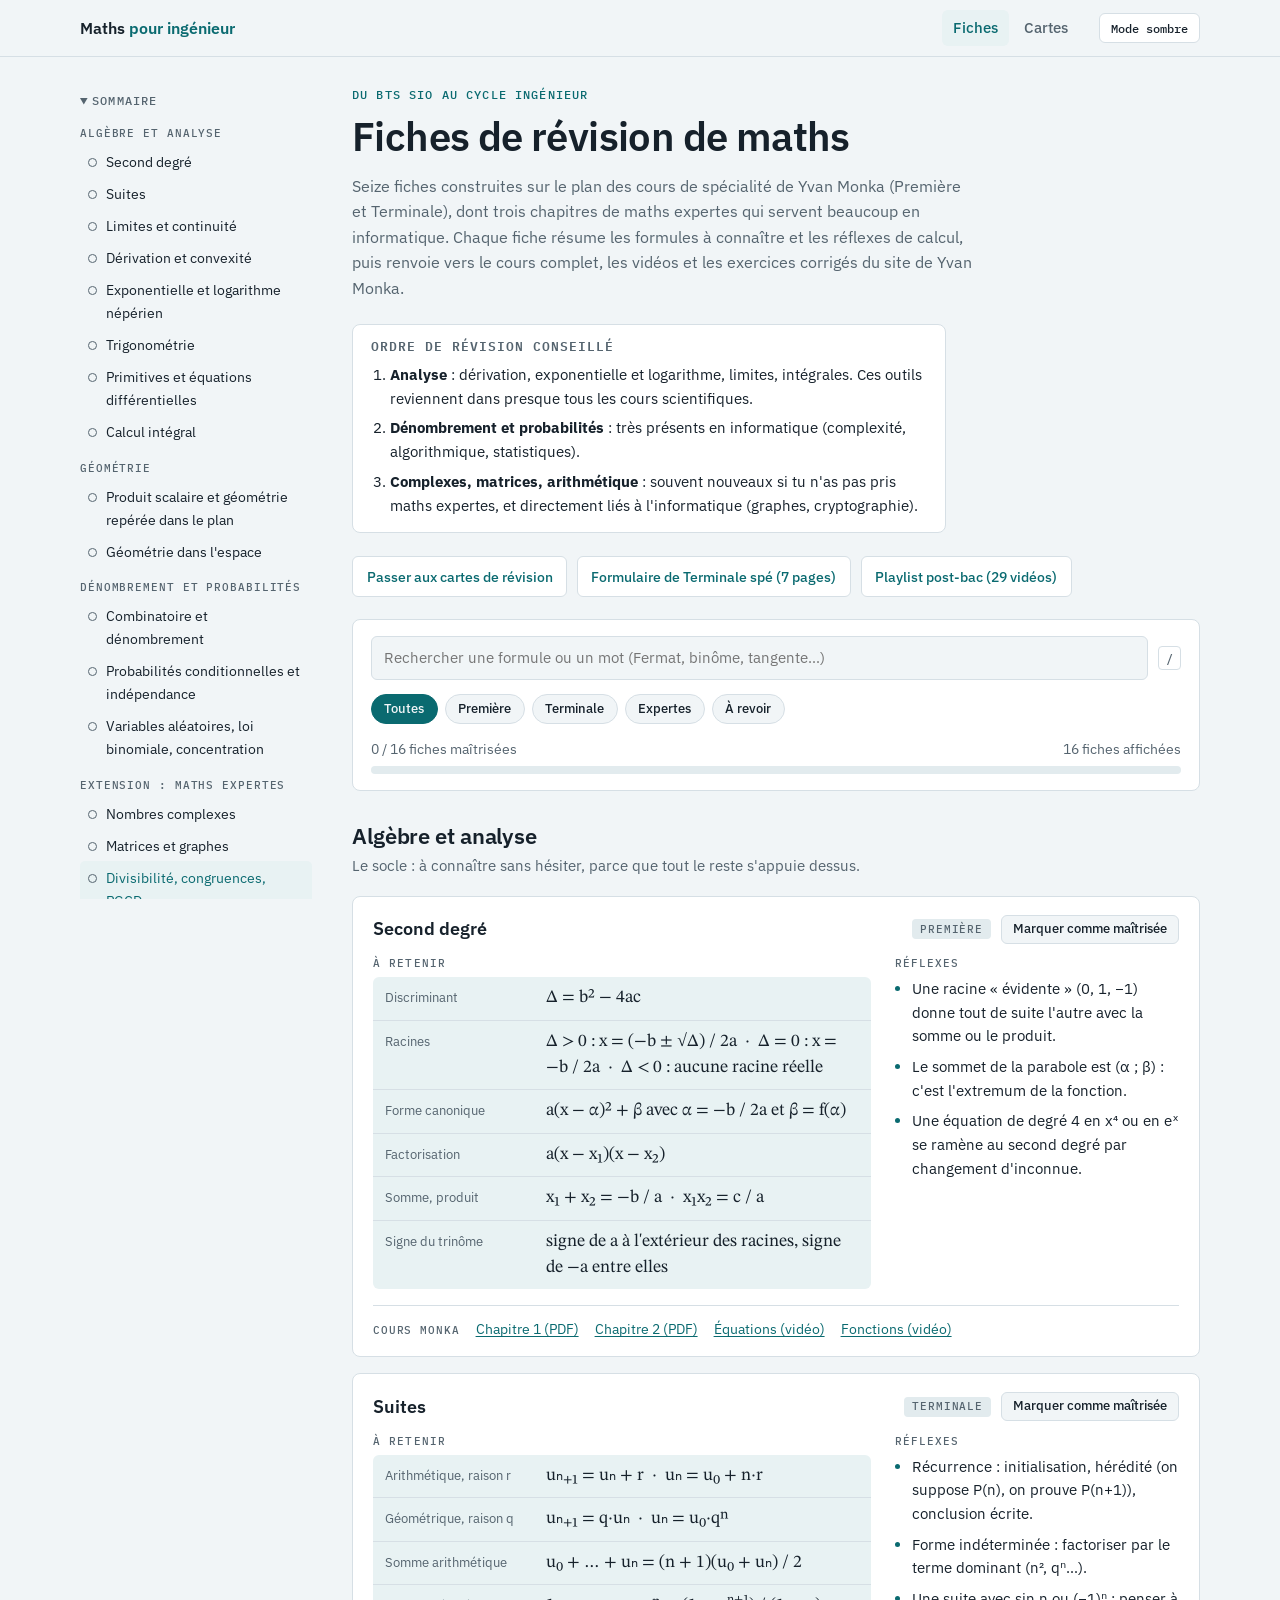
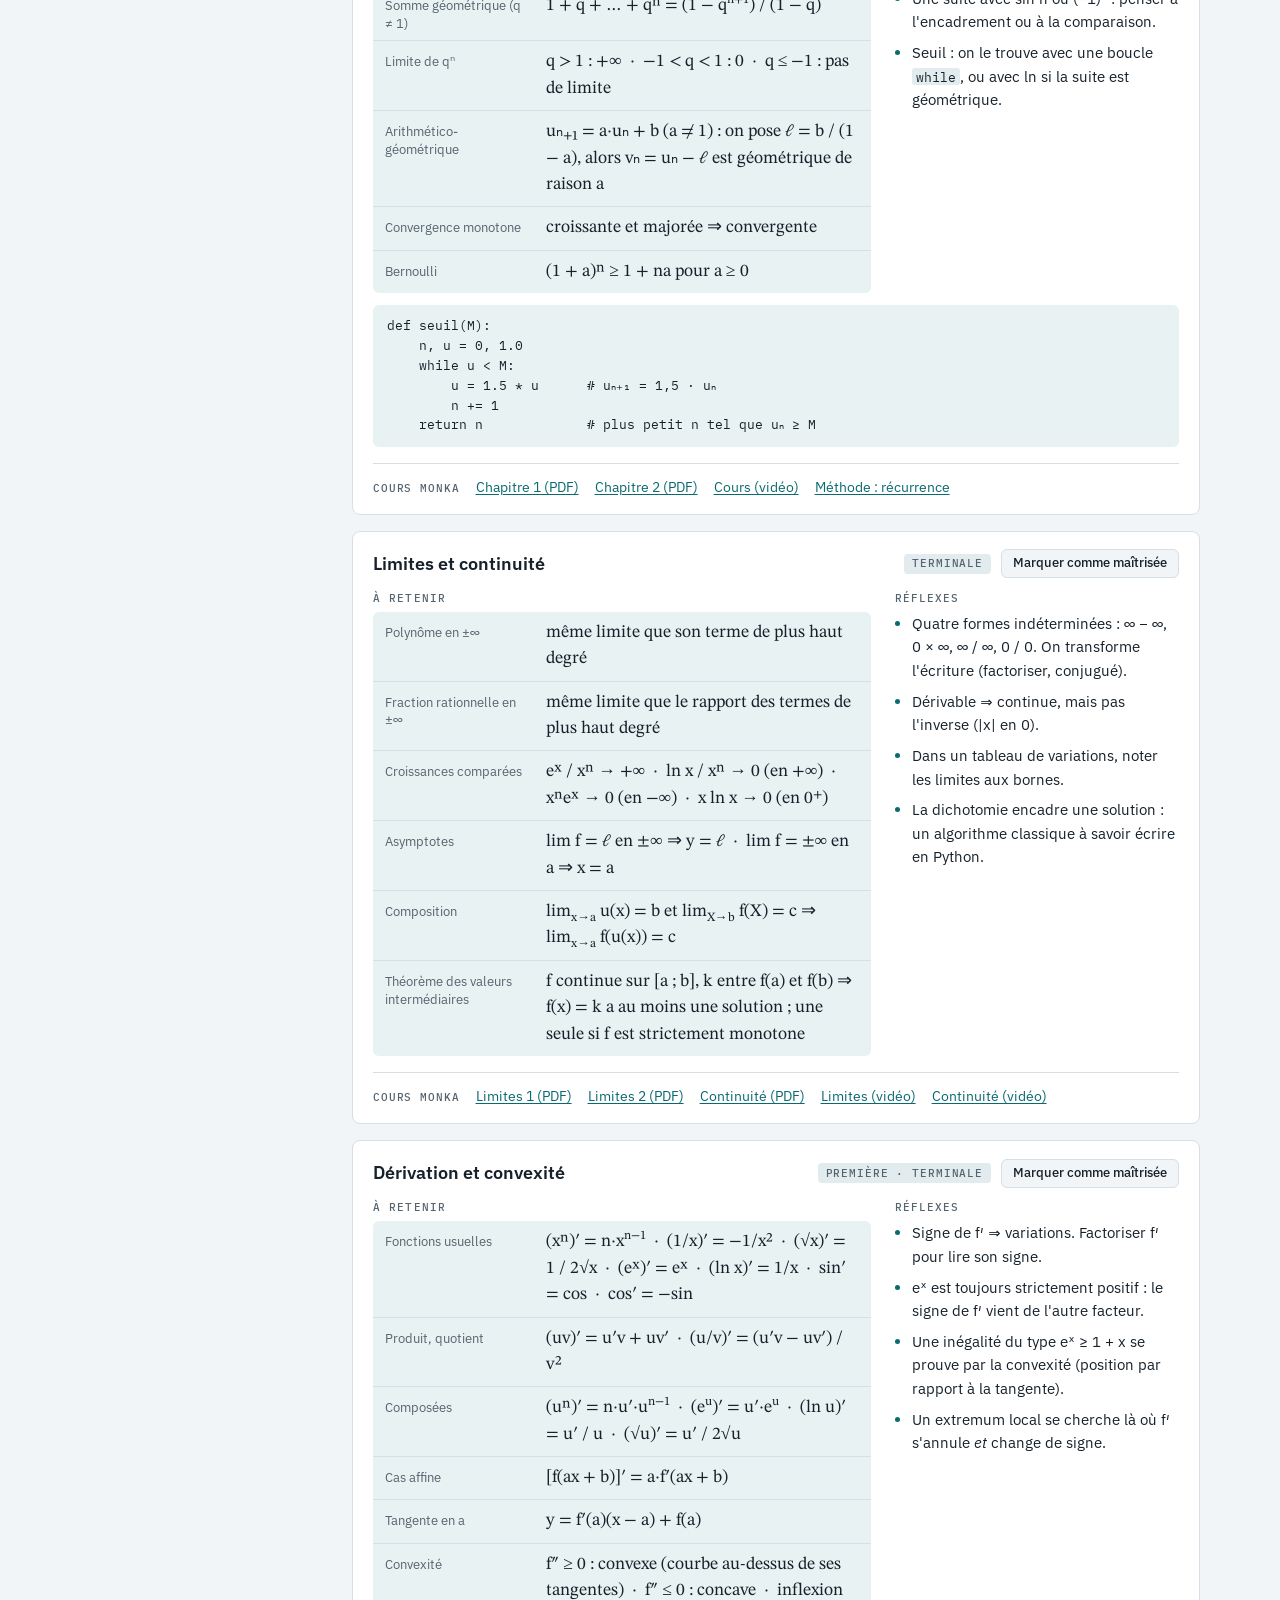
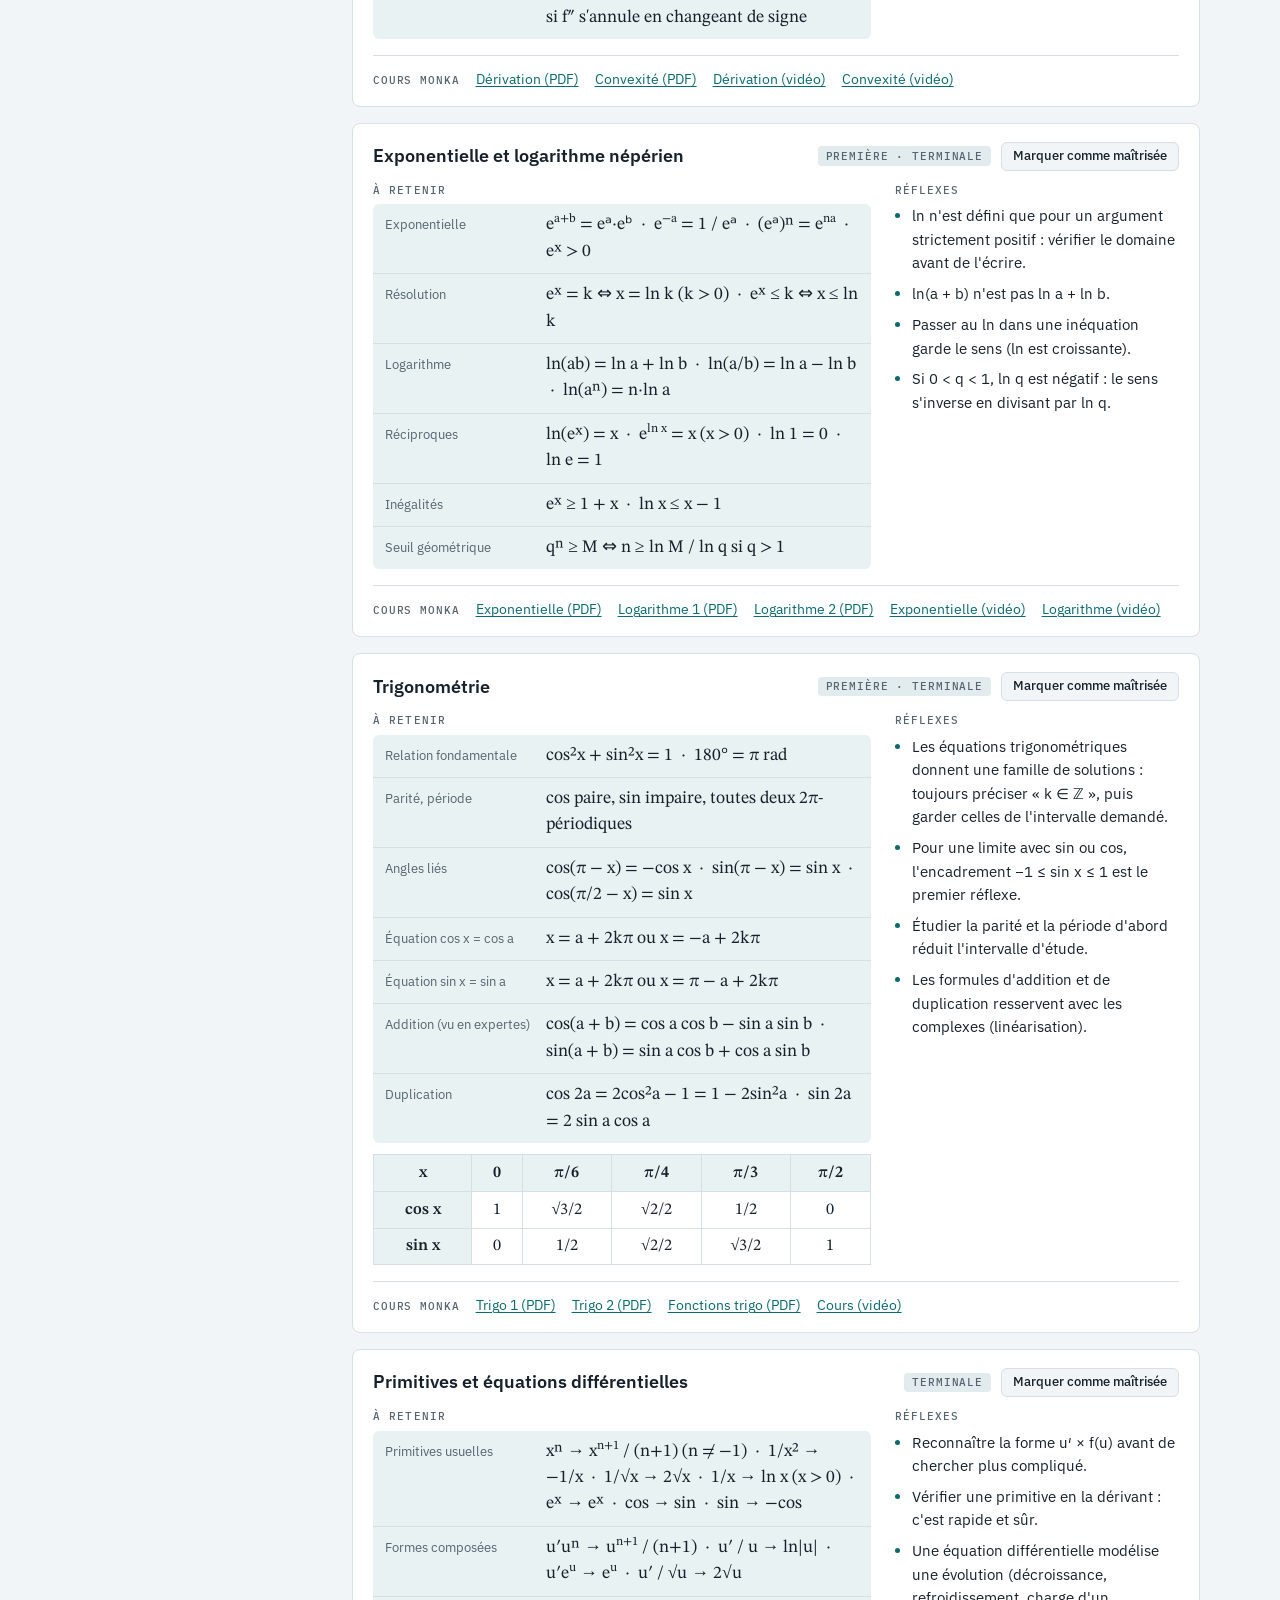
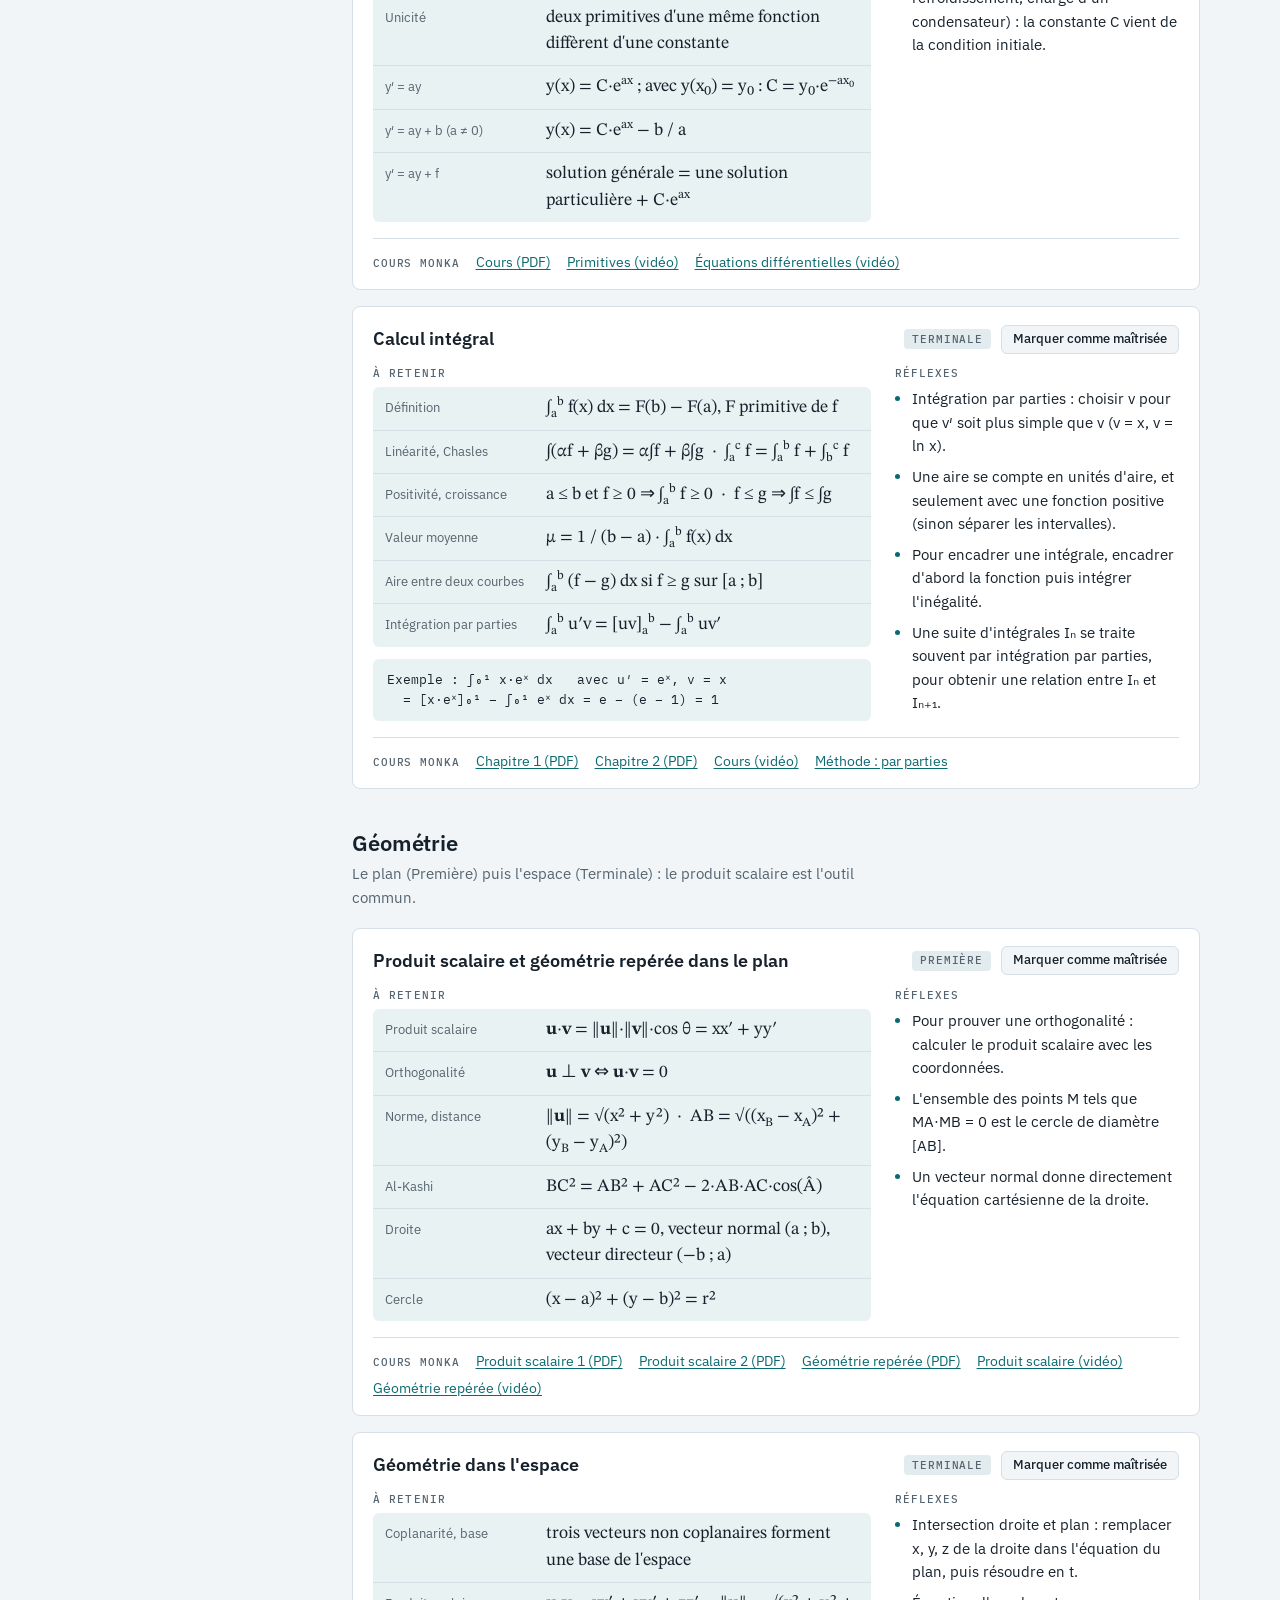
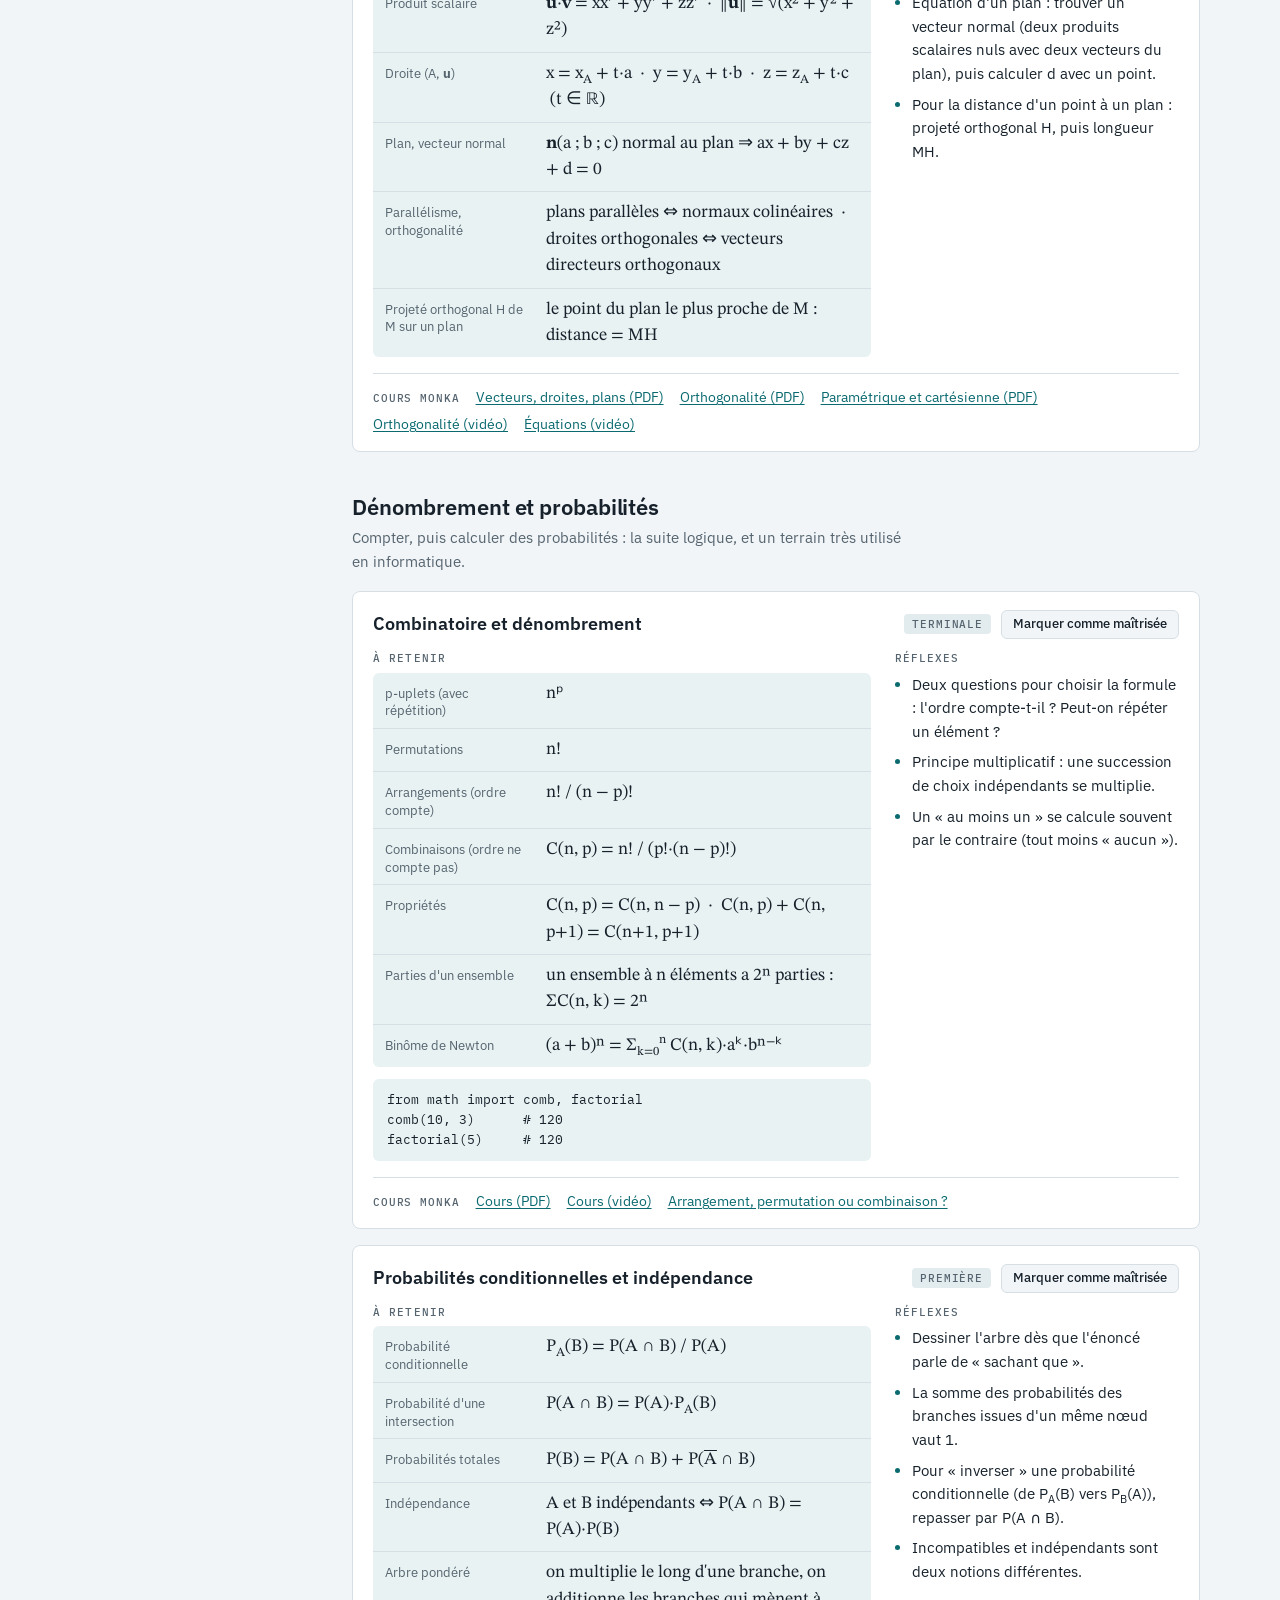
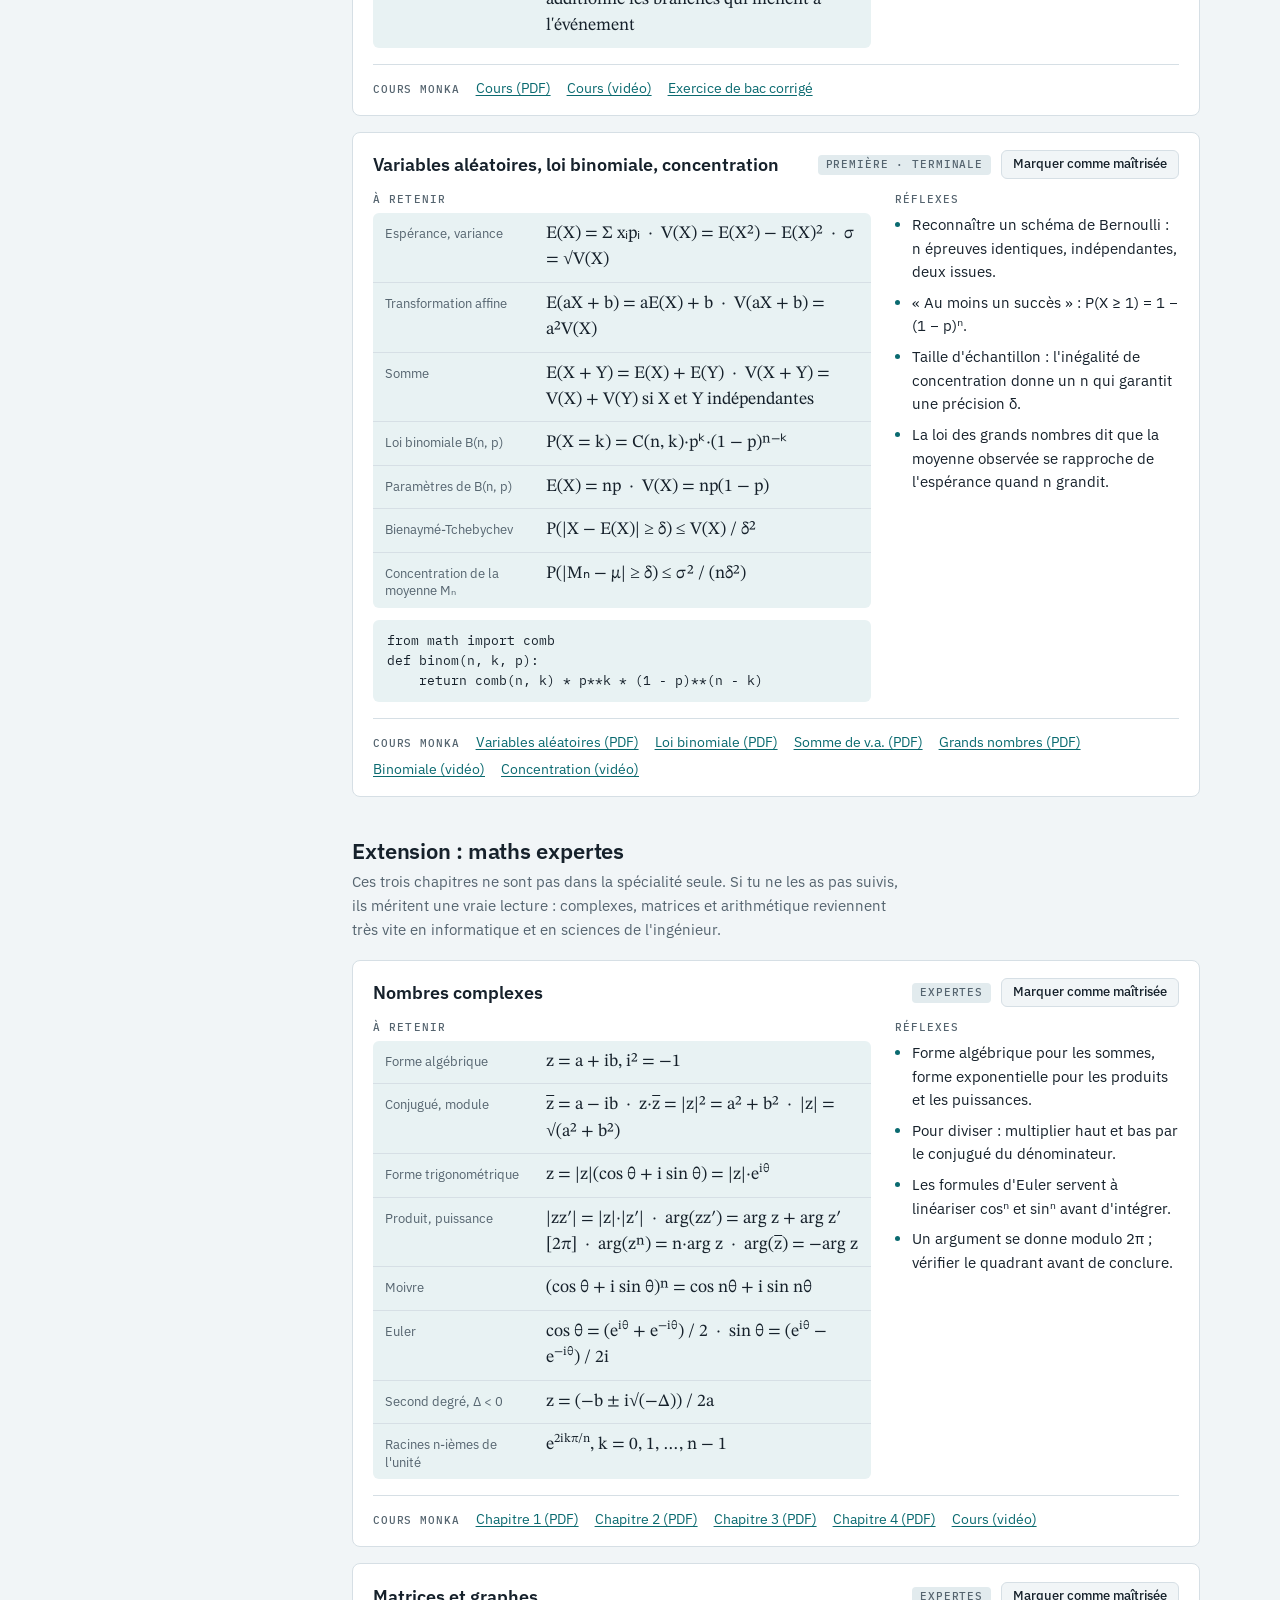
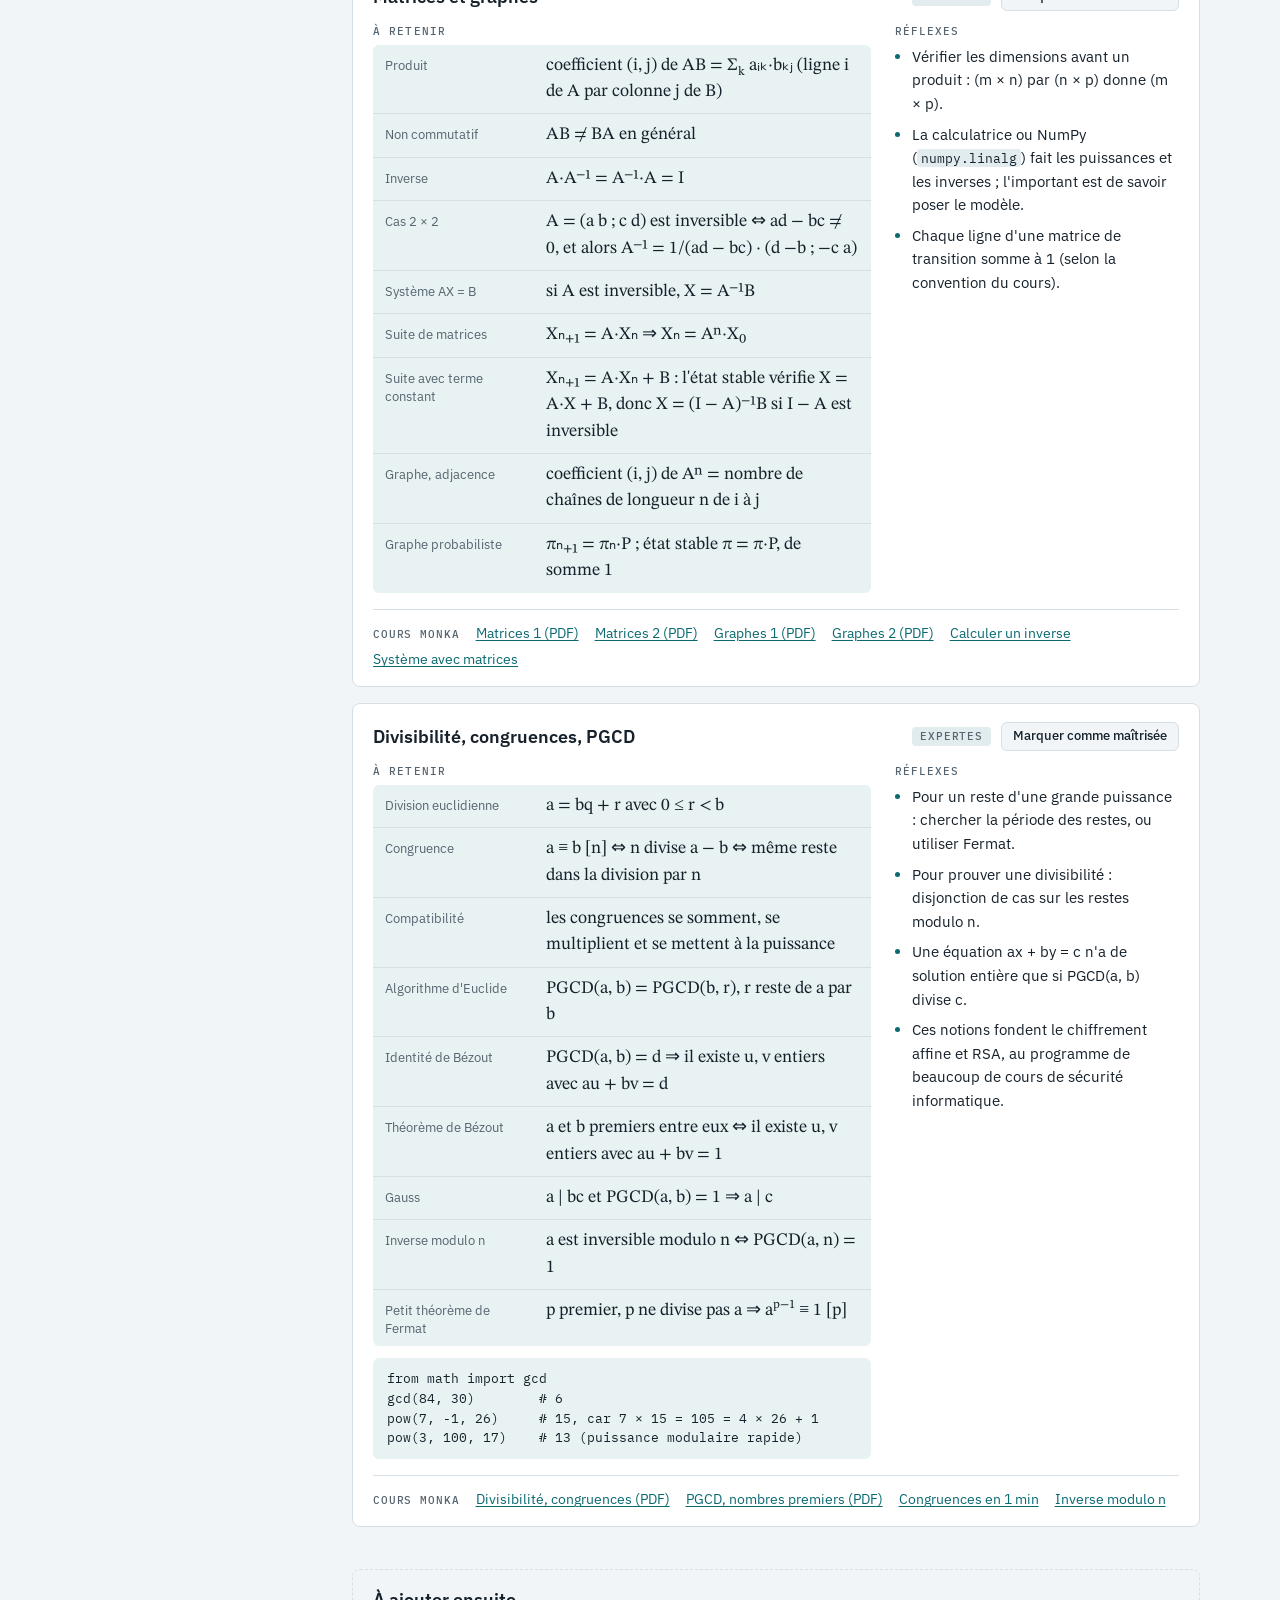
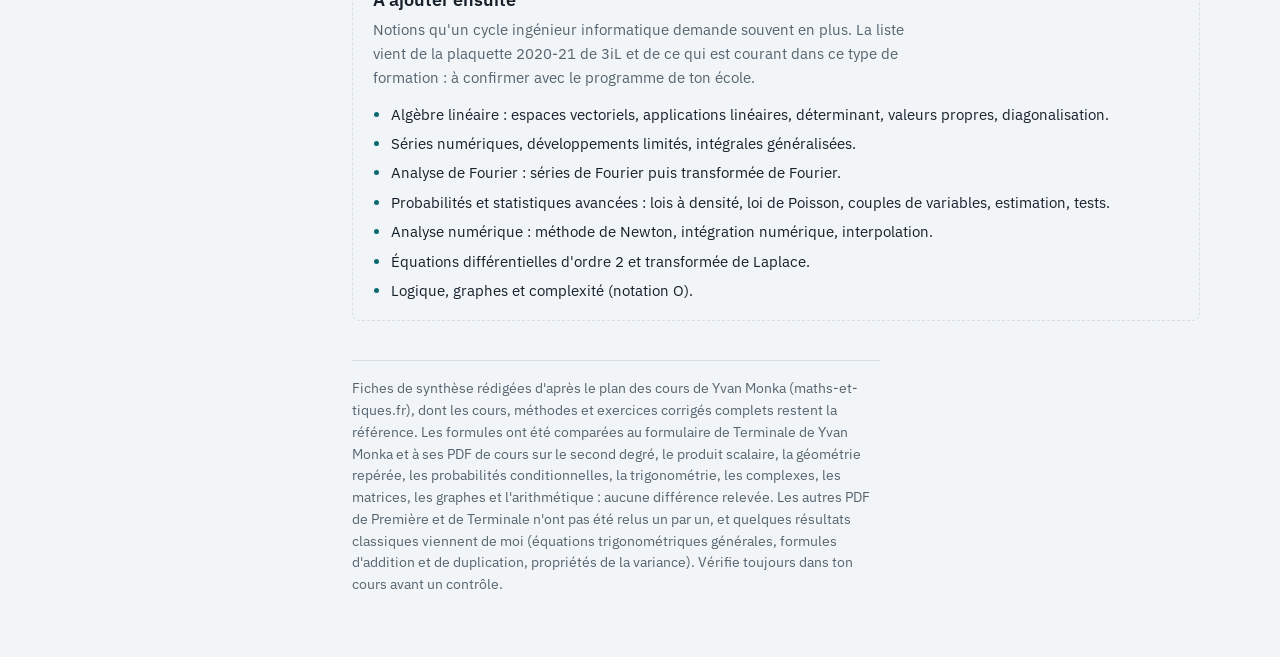
<file: index.html>
<!doctype html>
<html lang="fr">
<head>
<meta charset="utf-8">
<meta name="viewport" content="width=device-width, initial-scale=1">
<title>Maths pour ingénieur – Fiches de révision</title>
<meta name="description" content="Seize fiches de révision de maths (spécialité et maths expertes) pour préparer un cycle ingénieur informatique, avec recherche, suivi de progression et cartes de révision.">
<script>try{var t=JSON.parse(localStorage.getItem('mr:theme'));if(t){document.documentElement.setAttribute('data-theme',t)}}catch(e){}</script>
<link rel="preconnect" href="https://fonts.googleapis.com">
<link rel="preconnect" href="https://fonts.gstatic.com" crossorigin>
<link rel="stylesheet" href="https://fonts.googleapis.com/css2?family=IBM+Plex+Mono:wght@400;500&family=IBM+Plex+Sans:wght@400;500;600&family=STIX+Two+Text:ital,wght@0,400;0,600;1,400&display=swap">
<link rel="stylesheet" href="css/style.css">
<script src="js/common.js" defer></script>
<script src="js/app.js" defer></script>
</head>
<body>
<a class="skip" href="#contenu">Aller au contenu</a>
<header class="top">
  <div class="top-in">
    <a class="brand" href="index.html">Maths <b>pour ingénieur</b></a>
    <nav class="nav" aria-label="Principal">
      <a href="index.html" aria-current="page">Fiches</a>
      <a href="revision.html">Cartes</a>
    </nav>
    <button type="button" class="theme-btn" id="theme">Mode sombre</button>
  </div>
</header>

<div class="layout">
  <details class="side" open>
    <summary>Sommaire</summary>
    <nav aria-label="Sommaire des fiches">
      <div class="side-g">
        <p class="side-t">Algèbre et analyse</p>
        <ul>
          <li><a href="#second-degre">Second degré</a></li>
          <li><a href="#suites">Suites</a></li>
          <li><a href="#limites">Limites et continuité</a></li>
          <li><a href="#derivation">Dérivation et convexité</a></li>
          <li><a href="#exp-ln">Exponentielle et logarithme népérien</a></li>
          <li><a href="#trigo">Trigonométrie</a></li>
          <li><a href="#primitives">Primitives et équations différentielles</a></li>
          <li><a href="#integrales">Calcul intégral</a></li>
        </ul>
      </div>
      <div class="side-g">
        <p class="side-t">Géométrie</p>
        <ul>
          <li><a href="#plan">Produit scalaire et géométrie repérée dans le plan</a></li>
          <li><a href="#espace">Géométrie dans l'espace</a></li>
        </ul>
      </div>
      <div class="side-g">
        <p class="side-t">Dénombrement et probabilités</p>
        <ul>
          <li><a href="#denombrement">Combinatoire et dénombrement</a></li>
          <li><a href="#conditionnelles">Probabilités conditionnelles et indépendance</a></li>
          <li><a href="#binomiale">Variables aléatoires, loi binomiale, concentration</a></li>
        </ul>
      </div>
      <div class="side-g">
        <p class="side-t">Extension : maths expertes</p>
        <ul>
          <li><a href="#complexes">Nombres complexes</a></li>
          <li><a href="#matrices">Matrices et graphes</a></li>
          <li><a href="#arithmetique">Divisibilité, congruences, PGCD</a></li>
        </ul>
      </div>
    </nav>
  </details>

  <main id="contenu">
    <p class="eyebrow">Du BTS SIO au cycle ingénieur</p>
    <h1>Fiches de révision de maths</h1>
    <p class="lead">Seize fiches construites sur le plan des cours de spécialité de Yvan Monka (Première et Terminale), dont trois chapitres de maths expertes qui servent beaucoup en informatique. Chaque fiche résume les formules à connaître et les réflexes de calcul, puis renvoie vers le cours complet, les vidéos et les exercices corrigés du site de Yvan Monka.</p>

    <div class="order">
      <h2>Ordre de révision conseillé</h2>
      <ol>
        <li><b>Analyse</b> : dérivation, exponentielle et logarithme, limites, intégrales. Ces outils reviennent dans presque tous les cours scientifiques.</li>
        <li><b>Dénombrement et probabilités</b> : très présents en informatique (complexité, algorithmique, statistiques).</li>
        <li><b>Complexes, matrices, arithmétique</b> : souvent nouveaux si tu n'as pas pris maths expertes, et directement liés à l'informatique (graphes, cryptographie).</li>
      </ol>
    </div>

    <div class="res">
      <a class="btn" href="revision.html">Passer aux cartes de révision</a>
      <a class="btn" href="https://www.maths-et-tiques.fr/telech/FormTSPE.pdf" target="_blank" rel="noopener">Formulaire de Terminale spé (7 pages)</a>
      <a class="btn" href="https://www.youtube.com/playlist?list=PLVUDmbpupCaq2sMQrVs8pPJgutIBYwwLz" target="_blank" rel="noopener">Playlist post-bac (29 vidéos)</a>
    </div>

    <div class="tools">
      <div class="search">
        <label class="sr" for="q">Rechercher dans les fiches</label>
        <input id="q" type="search" placeholder="Rechercher une formule ou un mot (Fermat, binôme, tangente…)" autocomplete="off">
        <span class="hint" aria-hidden="true">/</span>
      </div>
      <div class="chips" role="group" aria-label="Filtrer par niveau">
        <button type="button" class="chip" data-filter="all" aria-pressed="true">Toutes</button>
        <button type="button" class="chip" data-filter="premiere" aria-pressed="false">Première</button>
        <button type="button" class="chip" data-filter="terminale" aria-pressed="false">Terminale</button>
        <button type="button" class="chip" data-filter="expertes" aria-pressed="false">Expertes</button>
        <button type="button" class="chip" data-filter="todo" aria-pressed="false">À revoir</button>
      </div>
      <div class="prog">
        <div class="prog-txt"><span id="prog-txt">0 / 16 fiches maîtrisées</span><span id="count" aria-live="polite"></span></div>
        <div class="bar" role="presentation"><i id="bar-fill"></i></div>
      </div>
    </div>

<!-- ===================== ALGÈBRE ET ANALYSE ===================== -->
  <section class="group">
    <h2>Algèbre et analyse</h2>
    <p>Le socle : à connaître sans hésiter, parce que tout le reste s'appuie dessus.</p>

    <article class="fiche" id="second-degre">
      <header><h3>Second degré</h3><span class="lvl">Première</span></header>
      <div class="cols">
        <section>
          <h4>À retenir</h4>
          <ul class="f">
            <li><span class="lbl">Discriminant</span><span class="m">Δ = b² − 4ac</span></li>
            <li><span class="lbl">Racines</span><span class="m">Δ &gt; 0 : x = (−b ± √Δ) / 2a &nbsp;·&nbsp; Δ = 0 : x = −b / 2a &nbsp;·&nbsp; Δ &lt; 0 : aucune racine réelle</span></li>
            <li><span class="lbl">Forme canonique</span><span class="m">a(x − α)² + β avec α = −b / 2a et β = f(α)</span></li>
            <li><span class="lbl">Factorisation</span><span class="m">a(x − x₁)(x − x₂)</span></li>
            <li><span class="lbl">Somme, produit</span><span class="m">x₁ + x₂ = −b / a &nbsp;·&nbsp; x₁x₂ = c / a</span></li>
            <li><span class="lbl">Signe du trinôme</span><span class="m">signe de a à l'extérieur des racines, signe de −a entre elles</span></li>
          </ul>
        </section>
        <section>
          <h4>Réflexes</h4>
          <ul class="r">
            <li>Une racine « évidente » (0, 1, −1) donne tout de suite l'autre avec la somme ou le produit.</li>
            <li>Le sommet de la parabole est (α ; β) : c'est l'extremum de la fonction.</li>
            <li>Une équation de degré 4 en x⁴ ou en eˣ se ramène au second degré par changement d'inconnue.</li>
          </ul>
        </section>
      </div>
      <p class="src"><span>Cours Monka</span>
        <a href="https://www.maths-et-tiques.fr/telech/19SecdegP1M.pdf" target="_blank" rel="noopener">Chapitre 1 (PDF)</a>
        <a href="https://www.maths-et-tiques.fr/telech/19SecdegP2M.pdf" target="_blank" rel="noopener">Chapitre 2 (PDF)</a>
        <a href="https://youtu.be/tc9wvbYuZts" target="_blank" rel="noopener">Équations (vidéo)</a>
        <a href="https://youtu.be/WVYWdN13kPE" target="_blank" rel="noopener">Fonctions (vidéo)</a>
      </p>
    </article>

    <article class="fiche" id="suites">
      <header><h3>Suites</h3><span class="lvl">Terminale</span></header>
      <div class="cols">
        <section>
          <h4>À retenir</h4>
          <ul class="f">
            <li><span class="lbl">Arithmétique, raison r</span><span class="m">uₙ₊₁ = uₙ + r &nbsp;·&nbsp; uₙ = u₀ + n·r</span></li>
            <li><span class="lbl">Géométrique, raison q</span><span class="m">uₙ₊₁ = q·uₙ &nbsp;·&nbsp; uₙ = u₀·qⁿ</span></li>
            <li><span class="lbl">Somme arithmétique</span><span class="m">u₀ + … + uₙ = (n + 1)(u₀ + uₙ) / 2</span></li>
            <li><span class="lbl">Somme géométrique (q ≠ 1)</span><span class="m">1 + q + … + qⁿ = (1 − q<sup>n+1</sup>) / (1 − q)</span></li>
            <li><span class="lbl">Limite de qⁿ</span><span class="m">q &gt; 1 : +∞ &nbsp;·&nbsp; −1 &lt; q &lt; 1 : 0 &nbsp;·&nbsp; q ≤ −1 : pas de limite</span></li>
            <li><span class="lbl">Arithmético-géométrique</span><span class="m">uₙ₊₁ = a·uₙ + b (a ≠ 1) : on pose ℓ = b / (1 − a), alors vₙ = uₙ − ℓ est géométrique de raison a</span></li>
            <li><span class="lbl">Convergence monotone</span><span class="m">croissante et majorée ⇒ convergente</span></li>
            <li><span class="lbl">Bernoulli</span><span class="m">(1 + a)ⁿ ≥ 1 + na pour a ≥ 0</span></li>
          </ul>
        </section>
        <section>
          <h4>Réflexes</h4>
          <ul class="r">
            <li>Récurrence : initialisation, hérédité (on suppose P(n), on prouve P(n+1)), conclusion écrite.</li>
            <li>Forme indéterminée : factoriser par le terme dominant (n², qⁿ…).</li>
            <li>Une suite avec sin n ou (−1)ⁿ : penser à l'encadrement ou à la comparaison.</li>
            <li>Seuil : on le trouve avec une boucle <code>while</code>, ou avec ln si la suite est géométrique.</li>
          </ul>
        </section>
      </div>
<pre>def seuil(M):
    n, u = 0, 1.0
    while u &lt; M:
        u = 1.5 * u      # uₙ₊₁ = 1,5 · uₙ
        n += 1
    return n             # plus petit n tel que uₙ ≥ M</pre>
      <p class="src"><span>Cours Monka</span>
        <a href="https://www.maths-et-tiques.fr/telech/20SuitesTS1.pdf" target="_blank" rel="noopener">Chapitre 1 (PDF)</a>
        <a href="https://www.maths-et-tiques.fr/telech/20SuitesTS2.pdf" target="_blank" rel="noopener">Chapitre 2 (PDF)</a>
        <a href="https://youtu.be/MJv7_pkFcdA" target="_blank" rel="noopener">Cours (vidéo)</a>
        <a href="https://youtu.be/udGGlHdSAgc" target="_blank" rel="noopener">Méthode : récurrence</a>
      </p>
    </article>

    <article class="fiche" id="limites">
      <header><h3>Limites et continuité</h3><span class="lvl">Terminale</span></header>
      <div class="cols">
        <section>
          <h4>À retenir</h4>
          <ul class="f">
            <li><span class="lbl">Polynôme en ±∞</span><span class="m">même limite que son terme de plus haut degré</span></li>
            <li><span class="lbl">Fraction rationnelle en ±∞</span><span class="m">même limite que le rapport des termes de plus haut degré</span></li>
            <li><span class="lbl">Croissances comparées</span><span class="m">eˣ / xⁿ → +∞ &nbsp;·&nbsp; ln x / xⁿ → 0 (en +∞) &nbsp;·&nbsp; xⁿeˣ → 0 (en −∞) &nbsp;·&nbsp; x ln x → 0 (en 0⁺)</span></li>
            <li><span class="lbl">Asymptotes</span><span class="m">lim f = ℓ en ±∞ ⇒ y = ℓ &nbsp;·&nbsp; lim f = ±∞ en a ⇒ x = a</span></li>
            <li><span class="lbl">Composition</span><span class="m">lim<sub>x→a</sub> u(x) = b et lim<sub>X→b</sub> f(X) = c ⇒ lim<sub>x→a</sub> f(u(x)) = c</span></li>
            <li><span class="lbl">Théorème des valeurs intermédiaires</span><span class="m">f continue sur [a ; b], k entre f(a) et f(b) ⇒ f(x) = k a au moins une solution ; une seule si f est strictement monotone</span></li>
          </ul>
        </section>
        <section>
          <h4>Réflexes</h4>
          <ul class="r">
            <li>Quatre formes indéterminées : ∞ − ∞, 0 × ∞, ∞ / ∞, 0 / 0. On transforme l'écriture (factoriser, conjugué).</li>
            <li>Dérivable ⇒ continue, mais pas l'inverse (|x| en 0).</li>
            <li>Dans un tableau de variations, noter les limites aux bornes.</li>
            <li>La dichotomie encadre une solution : un algorithme classique à savoir écrire en Python.</li>
          </ul>
        </section>
      </div>
      <p class="src"><span>Cours Monka</span>
        <a href="https://www.maths-et-tiques.fr/telech/20LimitesFct1.pdf" target="_blank" rel="noopener">Limites 1 (PDF)</a>
        <a href="https://www.maths-et-tiques.fr/telech/20LimitesFct2.pdf" target="_blank" rel="noopener">Limites 2 (PDF)</a>
        <a href="https://www.maths-et-tiques.fr/telech/20Cont.pdf" target="_blank" rel="noopener">Continuité (PDF)</a>
        <a href="https://youtu.be/YPwJyYDsmxM" target="_blank" rel="noopener">Limites (vidéo)</a>
        <a href="https://youtu.be/9SSEUoyHh2s" target="_blank" rel="noopener">Continuité (vidéo)</a>
      </p>
    </article>

    <article class="fiche" id="derivation">
      <header><h3>Dérivation et convexité</h3><span class="lvl">Première · Terminale</span></header>
      <div class="cols">
        <section>
          <h4>À retenir</h4>
          <ul class="f">
            <li><span class="lbl">Fonctions usuelles</span><span class="m">(xⁿ)′ = n·x<sup>n−1</sup> &nbsp;·&nbsp; (1/x)′ = −1/x² &nbsp;·&nbsp; (√x)′ = 1 / 2√x &nbsp;·&nbsp; (eˣ)′ = eˣ &nbsp;·&nbsp; (ln x)′ = 1/x &nbsp;·&nbsp; sin′ = cos &nbsp;·&nbsp; cos′ = −sin</span></li>
            <li><span class="lbl">Produit, quotient</span><span class="m">(uv)′ = u′v + uv′ &nbsp;·&nbsp; (u/v)′ = (u′v − uv′) / v²</span></li>
            <li><span class="lbl">Composées</span><span class="m">(uⁿ)′ = n·u′·u<sup>n−1</sup> &nbsp;·&nbsp; (e<sup>u</sup>)′ = u′·e<sup>u</sup> &nbsp;·&nbsp; (ln u)′ = u′ / u &nbsp;·&nbsp; (√u)′ = u′ / 2√u</span></li>
            <li><span class="lbl">Cas affine</span><span class="m">[f(ax + b)]′ = a·f′(ax + b)</span></li>
            <li><span class="lbl">Tangente en a</span><span class="m">y = f′(a)(x − a) + f(a)</span></li>
            <li><span class="lbl">Convexité</span><span class="m">f″ ≥ 0 : convexe (courbe au-dessus de ses tangentes) &nbsp;·&nbsp; f″ ≤ 0 : concave &nbsp;·&nbsp; inflexion si f″ s'annule en changeant de signe</span></li>
          </ul>
        </section>
        <section>
          <h4>Réflexes</h4>
          <ul class="r">
            <li>Signe de f′ ⇒ variations. Factoriser f′ pour lire son signe.</li>
            <li>eˣ est toujours strictement positif : le signe de f′ vient de l'autre facteur.</li>
            <li>Une inégalité du type eˣ ≥ 1 + x se prouve par la convexité (position par rapport à la tangente).</li>
            <li>Un extremum local se cherche là où f′ s'annule <em>et</em> change de signe.</li>
          </ul>
        </section>
      </div>
      <p class="src"><span>Cours Monka</span>
        <a href="https://www.maths-et-tiques.fr/telech/20DerivT.pdf" target="_blank" rel="noopener">Dérivation (PDF)</a>
        <a href="https://www.maths-et-tiques.fr/telech/20ConvexiteT.pdf" target="_blank" rel="noopener">Convexité (PDF)</a>
        <a href="https://youtu.be/XAgdHblbajE" target="_blank" rel="noopener">Dérivation (vidéo)</a>
        <a href="https://youtu.be/gge4xdn6cFA" target="_blank" rel="noopener">Convexité (vidéo)</a>
      </p>
    </article>

    <article class="fiche" id="exp-ln">
      <header><h3>Exponentielle et logarithme népérien</h3><span class="lvl">Première · Terminale</span></header>
      <div class="cols">
        <section>
          <h4>À retenir</h4>
          <ul class="f">
            <li><span class="lbl">Exponentielle</span><span class="m">e<sup>a+b</sup> = eᵃ·eᵇ &nbsp;·&nbsp; e<sup>−a</sup> = 1 / eᵃ &nbsp;·&nbsp; (eᵃ)ⁿ = e<sup>na</sup> &nbsp;·&nbsp; eˣ &gt; 0</span></li>
            <li><span class="lbl">Résolution</span><span class="m">eˣ = k ⇔ x = ln k (k &gt; 0) &nbsp;·&nbsp; eˣ ≤ k ⇔ x ≤ ln k</span></li>
            <li><span class="lbl">Logarithme</span><span class="m">ln(ab) = ln a + ln b &nbsp;·&nbsp; ln(a/b) = ln a − ln b &nbsp;·&nbsp; ln(aⁿ) = n·ln a</span></li>
            <li><span class="lbl">Réciproques</span><span class="m">ln(eˣ) = x &nbsp;·&nbsp; e<sup>ln x</sup> = x (x &gt; 0) &nbsp;·&nbsp; ln 1 = 0 &nbsp;·&nbsp; ln e = 1</span></li>
            <li><span class="lbl">Inégalités</span><span class="m">eˣ ≥ 1 + x &nbsp;·&nbsp; ln x ≤ x − 1</span></li>
            <li><span class="lbl">Seuil géométrique</span><span class="m">qⁿ ≥ M ⇔ n ≥ ln M / ln q si q &gt; 1</span></li>
          </ul>
        </section>
        <section>
          <h4>Réflexes</h4>
          <ul class="r">
            <li>ln n'est défini que pour un argument strictement positif : vérifier le domaine avant de l'écrire.</li>
            <li>ln(a + b) n'est pas ln a + ln b.</li>
            <li>Passer au ln dans une inéquation garde le sens (ln est croissante).</li>
            <li>Si 0 &lt; q &lt; 1, ln q est négatif : le sens s'inverse en divisant par ln q.</li>
          </ul>
        </section>
      </div>
      <p class="src"><span>Cours Monka</span>
        <a href="https://www.maths-et-tiques.fr/telech/19ExpoPM.pdf" target="_blank" rel="noopener">Exponentielle (PDF)</a>
        <a href="https://www.maths-et-tiques.fr/telech/20LogT1.pdf" target="_blank" rel="noopener">Logarithme 1 (PDF)</a>
        <a href="https://www.maths-et-tiques.fr/telech/20LogT2.pdf" target="_blank" rel="noopener">Logarithme 2 (PDF)</a>
        <a href="https://youtu.be/sCcy4IQKits" target="_blank" rel="noopener">Exponentielle (vidéo)</a>
        <a href="https://youtu.be/VJns0RfVWGg" target="_blank" rel="noopener">Logarithme (vidéo)</a>
      </p>
    </article>

    <article class="fiche" id="trigo">
      <header><h3>Trigonométrie</h3><span class="lvl">Première · Terminale</span></header>
      <div class="cols">
        <section>
          <h4>À retenir</h4>
          <ul class="f">
            <li><span class="lbl">Relation fondamentale</span><span class="m">cos²x + sin²x = 1 &nbsp;·&nbsp; 180° = π rad</span></li>
            <li><span class="lbl">Parité, période</span><span class="m">cos paire, sin impaire, toutes deux 2π-périodiques</span></li>
            <li><span class="lbl">Angles liés</span><span class="m">cos(π − x) = −cos x &nbsp;·&nbsp; sin(π − x) = sin x &nbsp;·&nbsp; cos(π/2 − x) = sin x</span></li>
            <li><span class="lbl">Équation cos x = cos a</span><span class="m">x = a + 2kπ ou x = −a + 2kπ</span></li>
            <li><span class="lbl">Équation sin x = sin a</span><span class="m">x = a + 2kπ ou x = π − a + 2kπ</span></li>
            <li><span class="lbl">Addition (vu en expertes)</span><span class="m">cos(a + b) = cos a cos b − sin a sin b &nbsp;·&nbsp; sin(a + b) = sin a cos b + cos a sin b</span></li>
            <li><span class="lbl">Duplication</span><span class="m">cos 2a = 2cos²a − 1 = 1 − 2sin²a &nbsp;·&nbsp; sin 2a = 2 sin a cos a</span></li>
          </ul>
          <div class="tbl">
            <table>
              <tr><th>x</th><th>0</th><th>π/6</th><th>π/4</th><th>π/3</th><th>π/2</th></tr>
              <tr><th>cos x</th><td>1</td><td>√3/2</td><td>√2/2</td><td>1/2</td><td>0</td></tr>
              <tr><th>sin x</th><td>0</td><td>1/2</td><td>√2/2</td><td>√3/2</td><td>1</td></tr>
            </table>
          </div>
        </section>
        <section>
          <h4>Réflexes</h4>
          <ul class="r">
            <li>Les équations trigonométriques donnent une famille de solutions : toujours préciser « k ∈ ℤ », puis garder celles de l'intervalle demandé.</li>
            <li>Pour une limite avec sin ou cos, l'encadrement −1 ≤ sin x ≤ 1 est le premier réflexe.</li>
            <li>Étudier la parité et la période d'abord réduit l'intervalle d'étude.</li>
            <li>Les formules d'addition et de duplication resservent avec les complexes (linéarisation).</li>
          </ul>
        </section>
      </div>
      <p class="src"><span>Cours Monka</span>
        <a href="https://www.maths-et-tiques.fr/telech/19TrigoP1M.pdf" target="_blank" rel="noopener">Trigo 1 (PDF)</a>
        <a href="https://www.maths-et-tiques.fr/telech/19TrigoP2M.pdf" target="_blank" rel="noopener">Trigo 2 (PDF)</a>
        <a href="https://www.maths-et-tiques.fr/telech/20TrigoT.pdf" target="_blank" rel="noopener">Fonctions trigo (PDF)</a>
        <a href="https://youtu.be/wJjb3CSS3cg" target="_blank" rel="noopener">Cours (vidéo)</a>
      </p>
    </article>

    <article class="fiche" id="primitives">
      <header><h3>Primitives et équations différentielles</h3><span class="lvl">Terminale</span></header>
      <div class="cols">
        <section>
          <h4>À retenir</h4>
          <ul class="f">
            <li><span class="lbl">Primitives usuelles</span><span class="m">xⁿ → x<sup>n+1</sup> / (n+1) (n ≠ −1) &nbsp;·&nbsp; 1/x² → −1/x &nbsp;·&nbsp; 1/√x → 2√x &nbsp;·&nbsp; 1/x → ln x (x &gt; 0) &nbsp;·&nbsp; eˣ → eˣ &nbsp;·&nbsp; cos → sin &nbsp;·&nbsp; sin → −cos</span></li>
            <li><span class="lbl">Formes composées</span><span class="m">u′uⁿ → u<sup>n+1</sup> / (n+1) &nbsp;·&nbsp; u′ / u → ln|u| &nbsp;·&nbsp; u′e<sup>u</sup> → e<sup>u</sup> &nbsp;·&nbsp; u′ / √u → 2√u</span></li>
            <li><span class="lbl">Unicité</span><span class="m">deux primitives d'une même fonction diffèrent d'une constante</span></li>
            <li><span class="lbl">y′ = ay</span><span class="m">y(x) = C·e<sup>ax</sup> ; avec y(x₀) = y₀ : C = y₀·e<sup>−ax₀</sup></span></li>
            <li><span class="lbl">y′ = ay + b (a ≠ 0)</span><span class="m">y(x) = C·e<sup>ax</sup> − b / a</span></li>
            <li><span class="lbl">y′ = ay + f</span><span class="m">solution générale = une solution particulière + C·e<sup>ax</sup></span></li>
          </ul>
        </section>
        <section>
          <h4>Réflexes</h4>
          <ul class="r">
            <li>Reconnaître la forme u′ × f(u) avant de chercher plus compliqué.</li>
            <li>Vérifier une primitive en la dérivant : c'est rapide et sûr.</li>
            <li>Une équation différentielle modélise une évolution (décroissance, refroidissement, charge d'un condensateur) : la constante C vient de la condition initiale.</li>
          </ul>
        </section>
      </div>
      <p class="src"><span>Cours Monka</span>
        <a href="https://www.maths-et-tiques.fr/telech/20Prim-EdT.pdf" target="_blank" rel="noopener">Cours (PDF)</a>
        <a href="https://youtu.be/bQ-eS1zZCdw" target="_blank" rel="noopener">Primitives (vidéo)</a>
        <a href="https://youtu.be/qHF5kiDFkW8" target="_blank" rel="noopener">Équations différentielles (vidéo)</a>
      </p>
    </article>

    <article class="fiche" id="integrales">
      <header><h3>Calcul intégral</h3><span class="lvl">Terminale</span></header>
      <div class="cols">
        <section>
          <h4>À retenir</h4>
          <ul class="f">
            <li><span class="lbl">Définition</span><span class="m">∫<sub>a</sub><sup>b</sup> f(x) dx = F(b) − F(a), F primitive de f</span></li>
            <li><span class="lbl">Linéarité, Chasles</span><span class="m">∫(αf + βg) = α∫f + β∫g &nbsp;·&nbsp; ∫<sub>a</sub><sup>c</sup> f = ∫<sub>a</sub><sup>b</sup> f + ∫<sub>b</sub><sup>c</sup> f</span></li>
            <li><span class="lbl">Positivité, croissance</span><span class="m">a ≤ b et f ≥ 0 ⇒ ∫<sub>a</sub><sup>b</sup> f ≥ 0 &nbsp;·&nbsp; f ≤ g ⇒ ∫f ≤ ∫g</span></li>
            <li><span class="lbl">Valeur moyenne</span><span class="m">μ = 1 / (b − a) · ∫<sub>a</sub><sup>b</sup> f(x) dx</span></li>
            <li><span class="lbl">Aire entre deux courbes</span><span class="m">∫<sub>a</sub><sup>b</sup> (f − g) dx si f ≥ g sur [a ; b]</span></li>
            <li><span class="lbl">Intégration par parties</span><span class="m">∫<sub>a</sub><sup>b</sup> u′v = [uv]<sub>a</sub><sup>b</sup> − ∫<sub>a</sub><sup>b</sup> uv′</span></li>
          </ul>
          <pre>Exemple : ∫₀¹ x·eˣ dx   avec u′ = eˣ, v = x
  = [x·eˣ]₀¹ − ∫₀¹ eˣ dx = e − (e − 1) = 1</pre>
        </section>
        <section>
          <h4>Réflexes</h4>
          <ul class="r">
            <li>Intégration par parties : choisir v pour que v′ soit plus simple que v (v = x, v = ln x).</li>
            <li>Une aire se compte en unités d'aire, et seulement avec une fonction positive (sinon séparer les intervalles).</li>
            <li>Pour encadrer une intégrale, encadrer d'abord la fonction puis intégrer l'inégalité.</li>
            <li>Une suite d'intégrales Iₙ se traite souvent par intégration par parties, pour obtenir une relation entre Iₙ et Iₙ₊₁.</li>
          </ul>
        </section>
      </div>
      <p class="src"><span>Cours Monka</span>
        <a href="https://www.maths-et-tiques.fr/telech/20IntegT1.pdf" target="_blank" rel="noopener">Chapitre 1 (PDF)</a>
        <a href="https://www.maths-et-tiques.fr/telech/20IntegT2.pdf" target="_blank" rel="noopener">Chapitre 2 (PDF)</a>
        <a href="https://youtu.be/pFKzXZrMVxs" target="_blank" rel="noopener">Cours (vidéo)</a>
        <a href="https://youtu.be/uNIpYeaNfsg" target="_blank" rel="noopener">Méthode : par parties</a>
      </p>
    </article>
  </section>

  <!-- ===================== GÉOMÉTRIE ===================== -->
  <section class="group">
    <h2>Géométrie</h2>
    <p>Le plan (Première) puis l'espace (Terminale) : le produit scalaire est l'outil commun.</p>

    <article class="fiche" id="plan">
      <header><h3>Produit scalaire et géométrie repérée dans le plan</h3><span class="lvl">Première</span></header>
      <div class="cols">
        <section>
          <h4>À retenir</h4>
          <ul class="f">
            <li><span class="lbl">Produit scalaire</span><span class="m"><b>u</b>·<b>v</b> = ‖<b>u</b>‖·‖<b>v</b>‖·cos θ = xx′ + yy′</span></li>
            <li><span class="lbl">Orthogonalité</span><span class="m"><b>u</b> ⊥ <b>v</b> ⇔ <b>u</b>·<b>v</b> = 0</span></li>
            <li><span class="lbl">Norme, distance</span><span class="m">‖<b>u</b>‖ = √(x² + y²) &nbsp;·&nbsp; AB = √((x<sub>B</sub> − x<sub>A</sub>)² + (y<sub>B</sub> − y<sub>A</sub>)²)</span></li>
            <li><span class="lbl">Al-Kashi</span><span class="m">BC² = AB² + AC² − 2·AB·AC·cos(Â)</span></li>
            <li><span class="lbl">Droite</span><span class="m">ax + by + c = 0, vecteur normal (a ; b), vecteur directeur (−b ; a)</span></li>
            <li><span class="lbl">Cercle</span><span class="m">(x − a)² + (y − b)² = r²</span></li>
          </ul>
        </section>
        <section>
          <h4>Réflexes</h4>
          <ul class="r">
            <li>Pour prouver une orthogonalité : calculer le produit scalaire avec les coordonnées.</li>
            <li>L'ensemble des points M tels que MA·MB = 0 est le cercle de diamètre [AB].</li>
            <li>Un vecteur normal donne directement l'équation cartésienne de la droite.</li>
          </ul>
        </section>
      </div>
      <p class="src"><span>Cours Monka</span>
        <a href="https://www.maths-et-tiques.fr/telech/19Prodscal1M.pdf" target="_blank" rel="noopener">Produit scalaire 1 (PDF)</a>
        <a href="https://www.maths-et-tiques.fr/telech/19Prodscal2M.pdf" target="_blank" rel="noopener">Produit scalaire 2 (PDF)</a>
        <a href="https://www.maths-et-tiques.fr/telech/19RepM.pdf" target="_blank" rel="noopener">Géométrie repérée (PDF)</a>
        <a href="https://youtu.be/dII7myZuLvo" target="_blank" rel="noopener">Produit scalaire (vidéo)</a>
        <a href="https://youtu.be/EehP4SFpo5c" target="_blank" rel="noopener">Géométrie repérée (vidéo)</a>
      </p>
    </article>

    <article class="fiche" id="espace">
      <header><h3>Géométrie dans l'espace</h3><span class="lvl">Terminale</span></header>
      <div class="cols">
        <section>
          <h4>À retenir</h4>
          <ul class="f">
            <li><span class="lbl">Coplanarité, base</span><span class="m">trois vecteurs non coplanaires forment une base de l'espace</span></li>
            <li><span class="lbl">Produit scalaire</span><span class="m"><b>u</b>·<b>v</b> = xx′ + yy′ + zz′ &nbsp;·&nbsp; ‖<b>u</b>‖ = √(x² + y² + z²)</span></li>
            <li><span class="lbl">Droite (A, <b>u</b>)</span><span class="m">x = x<sub>A</sub> + t·a &nbsp;·&nbsp; y = y<sub>A</sub> + t·b &nbsp;·&nbsp; z = z<sub>A</sub> + t·c &nbsp;(t ∈ ℝ)</span></li>
            <li><span class="lbl">Plan, vecteur normal</span><span class="m"><b>n</b>(a ; b ; c) normal au plan ⇒ ax + by + cz + d = 0</span></li>
            <li><span class="lbl">Parallélisme, orthogonalité</span><span class="m">plans parallèles ⇔ normaux colinéaires &nbsp;·&nbsp; droites orthogonales ⇔ vecteurs directeurs orthogonaux</span></li>
            <li><span class="lbl">Projeté orthogonal H de M sur un plan</span><span class="m">le point du plan le plus proche de M : distance = MH</span></li>
          </ul>
        </section>
        <section>
          <h4>Réflexes</h4>
          <ul class="r">
            <li>Intersection droite et plan : remplacer x, y, z de la droite dans l'équation du plan, puis résoudre en t.</li>
            <li>Équation d'un plan : trouver un vecteur normal (deux produits scalaires nuls avec deux vecteurs du plan), puis calculer d avec un point.</li>
            <li>Pour la distance d'un point à un plan : projeté orthogonal H, puis longueur MH.</li>
          </ul>
        </section>
      </div>
      <p class="src"><span>Cours Monka</span>
        <a href="https://www.maths-et-tiques.fr/telech/20Esp1.pdf" target="_blank" rel="noopener">Vecteurs, droites, plans (PDF)</a>
        <a href="https://www.maths-et-tiques.fr/telech/20Esp2.pdf" target="_blank" rel="noopener">Orthogonalité (PDF)</a>
        <a href="https://www.maths-et-tiques.fr/telech/20Esp3.pdf" target="_blank" rel="noopener">Paramétrique et cartésienne (PDF)</a>
        <a href="https://youtu.be/pMQBaCqLPsQ" target="_blank" rel="noopener">Orthogonalité (vidéo)</a>
        <a href="https://youtu.be/naOM6YG6DJc" target="_blank" rel="noopener">Équations (vidéo)</a>
      </p>
    </article>
  </section>

  <!-- ===================== DÉNOMBREMENT ET PROBAS ===================== -->
  <section class="group">
    <h2>Dénombrement et probabilités</h2>
    <p>Compter, puis calculer des probabilités : la suite logique, et un terrain très utilisé en informatique.</p>

    <article class="fiche" id="denombrement">
      <header><h3>Combinatoire et dénombrement</h3><span class="lvl">Terminale</span></header>
      <div class="cols">
        <section>
          <h4>À retenir</h4>
          <ul class="f">
            <li><span class="lbl">p-uplets (avec répétition)</span><span class="m">nᵖ</span></li>
            <li><span class="lbl">Permutations</span><span class="m">n!</span></li>
            <li><span class="lbl">Arrangements (ordre compte)</span><span class="m">n! / (n − p)!</span></li>
            <li><span class="lbl">Combinaisons (ordre ne compte pas)</span><span class="m">C(n, p) = n! / (p!·(n − p)!)</span></li>
            <li><span class="lbl">Propriétés</span><span class="m">C(n, p) = C(n, n − p) &nbsp;·&nbsp; C(n, p) + C(n, p+1) = C(n+1, p+1)</span></li>
            <li><span class="lbl">Parties d'un ensemble</span><span class="m">un ensemble à n éléments a 2ⁿ parties : ΣC(n, k) = 2ⁿ</span></li>
            <li><span class="lbl">Binôme de Newton</span><span class="m">(a + b)ⁿ = Σ<sub>k=0</sub><sup>n</sup> C(n, k)·aᵏ·bⁿ⁻ᵏ</span></li>
          </ul>
          <pre>from math import comb, factorial
comb(10, 3)      # 120
factorial(5)     # 120</pre>
        </section>
        <section>
          <h4>Réflexes</h4>
          <ul class="r">
            <li>Deux questions pour choisir la formule : l'ordre compte-t-il ? Peut-on répéter un élément ?</li>
            <li>Principe multiplicatif : une succession de choix indépendants se multiplie.</li>
            <li>Un « au moins un » se calcule souvent par le contraire (tout moins « aucun »).</li>
          </ul>
        </section>
      </div>
      <p class="src"><span>Cours Monka</span>
        <a href="https://www.maths-et-tiques.fr/telech/20Combi.pdf" target="_blank" rel="noopener">Cours (PDF)</a>
        <a href="https://youtu.be/VVY4K-OT4FI" target="_blank" rel="noopener">Cours (vidéo)</a>
        <a href="https://youtu.be/hWkIwXXEECc" target="_blank" rel="noopener">Arrangement, permutation ou combinaison ?</a>
      </p>
    </article>

    <article class="fiche" id="conditionnelles">
      <header><h3>Probabilités conditionnelles et indépendance</h3><span class="lvl">Première</span></header>
      <div class="cols">
        <section>
          <h4>À retenir</h4>
          <ul class="f">
            <li><span class="lbl">Probabilité conditionnelle</span><span class="m">P<sub>A</sub>(B) = P(A ∩ B) / P(A)</span></li>
            <li><span class="lbl">Probabilité d'une intersection</span><span class="m">P(A ∩ B) = P(A)·P<sub>A</sub>(B)</span></li>
            <li><span class="lbl">Probabilités totales</span><span class="m">P(B) = P(A ∩ B) + P(<span class="ov">A</span> ∩ B)</span></li>
            <li><span class="lbl">Indépendance</span><span class="m">A et B indépendants ⇔ P(A ∩ B) = P(A)·P(B)</span></li>
            <li><span class="lbl">Arbre pondéré</span><span class="m">on multiplie le long d'une branche, on additionne les branches qui mènent à l'événement</span></li>
          </ul>
        </section>
        <section>
          <h4>Réflexes</h4>
          <ul class="r">
            <li>Dessiner l'arbre dès que l'énoncé parle de « sachant que ».</li>
            <li>La somme des probabilités des branches issues d'un même nœud vaut 1.</li>
            <li>Pour « inverser » une probabilité conditionnelle (de P<sub>A</sub>(B) vers P<sub>B</sub>(A)), repasser par P(A ∩ B).</li>
            <li>Incompatibles et indépendants sont deux notions différentes.</li>
          </ul>
        </section>
      </div>
      <p class="src"><span>Cours Monka</span>
        <a href="https://www.maths-et-tiques.fr/telech/19CondPM.pdf" target="_blank" rel="noopener">Cours (PDF)</a>
        <a href="https://youtu.be/5oBnmZVrOXE" target="_blank" rel="noopener">Cours (vidéo)</a>
        <a href="https://youtu.be/7V7zRFislOQ" target="_blank" rel="noopener">Exercice de bac corrigé</a>
      </p>
    </article>

    <article class="fiche" id="binomiale">
      <header><h3>Variables aléatoires, loi binomiale, concentration</h3><span class="lvl">Première · Terminale</span></header>
      <div class="cols">
        <section>
          <h4>À retenir</h4>
          <ul class="f">
            <li><span class="lbl">Espérance, variance</span><span class="m">E(X) = Σ xᵢpᵢ &nbsp;·&nbsp; V(X) = E(X²) − E(X)² &nbsp;·&nbsp; σ = √V(X)</span></li>
            <li><span class="lbl">Transformation affine</span><span class="m">E(aX + b) = aE(X) + b &nbsp;·&nbsp; V(aX + b) = a²V(X)</span></li>
            <li><span class="lbl">Somme</span><span class="m">E(X + Y) = E(X) + E(Y) &nbsp;·&nbsp; V(X + Y) = V(X) + V(Y) si X et Y indépendantes</span></li>
            <li><span class="lbl">Loi binomiale B(n, p)</span><span class="m">P(X = k) = C(n, k)·pᵏ·(1 − p)ⁿ⁻ᵏ</span></li>
            <li><span class="lbl">Paramètres de B(n, p)</span><span class="m">E(X) = np &nbsp;·&nbsp; V(X) = np(1 − p)</span></li>
            <li><span class="lbl">Bienaymé-Tchebychev</span><span class="m">P(|X − E(X)| ≥ δ) ≤ V(X) / δ²</span></li>
            <li><span class="lbl">Concentration de la moyenne Mₙ</span><span class="m">P(|Mₙ − μ| ≥ δ) ≤ σ² / (nδ²)</span></li>
          </ul>
          <pre>from math import comb
def binom(n, k, p):
    return comb(n, k) * p**k * (1 - p)**(n - k)</pre>
        </section>
        <section>
          <h4>Réflexes</h4>
          <ul class="r">
            <li>Reconnaître un schéma de Bernoulli : n épreuves identiques, indépendantes, deux issues.</li>
            <li>« Au moins un succès » : P(X ≥ 1) = 1 − (1 − p)ⁿ.</li>
            <li>Taille d'échantillon : l'inégalité de concentration donne un n qui garantit une précision δ.</li>
            <li>La loi des grands nombres dit que la moyenne observée se rapproche de l'espérance quand n grandit.</li>
          </ul>
        </section>
      </div>
      <p class="src"><span>Cours Monka</span>
        <a href="https://www.maths-et-tiques.fr/telech/19vaPM.pdf" target="_blank" rel="noopener">Variables aléatoires (PDF)</a>
        <a href="https://www.maths-et-tiques.fr/telech/20VA1.pdf" target="_blank" rel="noopener">Loi binomiale (PDF)</a>
        <a href="https://www.maths-et-tiques.fr/telech/20VA2.pdf" target="_blank" rel="noopener">Somme de v.a. (PDF)</a>
        <a href="https://www.maths-et-tiques.fr/telech/20GrandN.pdf" target="_blank" rel="noopener">Grands nombres (PDF)</a>
        <a href="https://youtu.be/xMmfPUoBTtM" target="_blank" rel="noopener">Binomiale (vidéo)</a>
        <a href="https://youtu.be/_ZzxgjAxrt4" target="_blank" rel="noopener">Concentration (vidéo)</a>
      </p>
    </article>
  </section>

  <!-- ===================== MATHS EXPERTES ===================== -->
  <section class="group">
    <h2>Extension : maths expertes</h2>
    <p>Ces trois chapitres ne sont pas dans la spécialité seule. Si tu ne les as pas suivis, ils méritent une vraie lecture : complexes, matrices et arithmétique reviennent très vite en informatique et en sciences de l'ingénieur.</p>

    <article class="fiche" id="complexes">
      <header><h3>Nombres complexes</h3><span class="lvl">Expertes</span></header>
      <div class="cols">
        <section>
          <h4>À retenir</h4>
          <ul class="f">
            <li><span class="lbl">Forme algébrique</span><span class="m">z = a + ib, i² = −1</span></li>
            <li><span class="lbl">Conjugué, module</span><span class="m"><span class="ov">z</span> = a − ib &nbsp;·&nbsp; z·<span class="ov">z</span> = |z|² = a² + b² &nbsp;·&nbsp; |z| = √(a² + b²)</span></li>
            <li><span class="lbl">Forme trigonométrique</span><span class="m">z = |z|(cos θ + i sin θ) = |z|·e<sup>iθ</sup></span></li>
            <li><span class="lbl">Produit, puissance</span><span class="m">|zz′| = |z|·|z′| &nbsp;·&nbsp; arg(zz′) = arg z + arg z′ [2π] &nbsp;·&nbsp; arg(zⁿ) = n·arg z &nbsp;·&nbsp; arg(<span class="ov">z</span>) = −arg z</span></li>
            <li><span class="lbl">Moivre</span><span class="m">(cos θ + i sin θ)ⁿ = cos nθ + i sin nθ</span></li>
            <li><span class="lbl">Euler</span><span class="m">cos θ = (e<sup>iθ</sup> + e<sup>−iθ</sup>) / 2 &nbsp;·&nbsp; sin θ = (e<sup>iθ</sup> − e<sup>−iθ</sup>) / 2i</span></li>
            <li><span class="lbl">Second degré, Δ &lt; 0</span><span class="m">z = (−b ± i√(−Δ)) / 2a</span></li>
            <li><span class="lbl">Racines n-ièmes de l'unité</span><span class="m">e<sup>2ikπ/n</sup>, k = 0, 1, …, n − 1</span></li>
          </ul>
        </section>
        <section>
          <h4>Réflexes</h4>
          <ul class="r">
            <li>Forme algébrique pour les sommes, forme exponentielle pour les produits et les puissances.</li>
            <li>Pour diviser : multiplier haut et bas par le conjugué du dénominateur.</li>
            <li>Les formules d'Euler servent à linéariser cosⁿ et sinⁿ avant d'intégrer.</li>
            <li>Un argument se donne modulo 2π ; vérifier le quadrant avant de conclure.</li>
          </ul>
        </section>
      </div>
      <p class="src"><span>Cours Monka</span>
        <a href="https://www.maths-et-tiques.fr/telech/20NC1.pdf" target="_blank" rel="noopener">Chapitre 1 (PDF)</a>
        <a href="https://www.maths-et-tiques.fr/telech/20NC2.pdf" target="_blank" rel="noopener">Chapitre 2 (PDF)</a>
        <a href="https://www.maths-et-tiques.fr/telech/20NC3.pdf" target="_blank" rel="noopener">Chapitre 3 (PDF)</a>
        <a href="https://www.maths-et-tiques.fr/telech/20NC4.pdf" target="_blank" rel="noopener">Chapitre 4 (PDF)</a>
        <a href="https://youtu.be/ABo2m52oEYw" target="_blank" rel="noopener">Cours (vidéo)</a>
      </p>
    </article>

    <article class="fiche" id="matrices">
      <header><h3>Matrices et graphes</h3><span class="lvl">Expertes</span></header>
      <div class="cols">
        <section>
          <h4>À retenir</h4>
          <ul class="f">
            <li><span class="lbl">Produit</span><span class="m">coefficient (i, j) de AB = Σ<sub>k</sub> aᵢₖ·bₖⱼ (ligne i de A par colonne j de B)</span></li>
            <li><span class="lbl">Non commutatif</span><span class="m">AB ≠ BA en général</span></li>
            <li><span class="lbl">Inverse</span><span class="m">A·A⁻¹ = A⁻¹·A = I</span></li>
            <li><span class="lbl">Cas 2 × 2</span><span class="m">A = (a b ; c d) est inversible ⇔ ad − bc ≠ 0, et alors A⁻¹ = 1/(ad − bc) · (d −b ; −c a)</span></li>
            <li><span class="lbl">Système AX = B</span><span class="m">si A est inversible, X = A⁻¹B</span></li>
            <li><span class="lbl">Suite de matrices</span><span class="m">Xₙ₊₁ = A·Xₙ ⇒ Xₙ = Aⁿ·X₀</span></li>
            <li><span class="lbl">Suite avec terme constant</span><span class="m">Xₙ₊₁ = A·Xₙ + B : l'état stable vérifie X = A·X + B, donc X = (I − A)⁻¹B si I − A est inversible</span></li>
            <li><span class="lbl">Graphe, adjacence</span><span class="m">coefficient (i, j) de Aⁿ = nombre de chaînes de longueur n de i à j</span></li>
            <li><span class="lbl">Graphe probabiliste</span><span class="m">πₙ₊₁ = πₙ·P ; état stable π = π·P, de somme 1</span></li>
          </ul>
        </section>
        <section>
          <h4>Réflexes</h4>
          <ul class="r">
            <li>Vérifier les dimensions avant un produit : (m × n) par (n × p) donne (m × p).</li>
            <li>La calculatrice ou NumPy (<code>numpy.linalg</code>) fait les puissances et les inverses ; l'important est de savoir poser le modèle.</li>
            <li>Chaque ligne d'une matrice de transition somme à 1 (selon la convention du cours).</li>
          </ul>
        </section>
      </div>
      <p class="src"><span>Cours Monka</span>
        <a href="https://www.maths-et-tiques.fr/telech/20mat1.pdf" target="_blank" rel="noopener">Matrices 1 (PDF)</a>
        <a href="https://www.maths-et-tiques.fr/telech/20mat2.pdf" target="_blank" rel="noopener">Matrices 2 (PDF)</a>
        <a href="https://www.maths-et-tiques.fr/telech/20graphe1.pdf" target="_blank" rel="noopener">Graphes 1 (PDF)</a>
        <a href="https://www.maths-et-tiques.fr/telech/20graphe2.pdf" target="_blank" rel="noopener">Graphes 2 (PDF)</a>
        <a href="https://youtu.be/4QMzwWY6T7g" target="_blank" rel="noopener">Calculer un inverse</a>
        <a href="https://youtu.be/vhmGn_x7UZ4" target="_blank" rel="noopener">Système avec matrices</a>
      </p>
    </article>

    <article class="fiche" id="arithmetique">
      <header><h3>Divisibilité, congruences, PGCD</h3><span class="lvl">Expertes</span></header>
      <div class="cols">
        <section>
          <h4>À retenir</h4>
          <ul class="f">
            <li><span class="lbl">Division euclidienne</span><span class="m">a = bq + r avec 0 ≤ r &lt; b</span></li>
            <li><span class="lbl">Congruence</span><span class="m">a ≡ b [n] ⇔ n divise a − b ⇔ même reste dans la division par n</span></li>
            <li><span class="lbl">Compatibilité</span><span class="m">les congruences se somment, se multiplient et se mettent à la puissance</span></li>
            <li><span class="lbl">Algorithme d'Euclide</span><span class="m">PGCD(a, b) = PGCD(b, r), r reste de a par b</span></li>
            <li><span class="lbl">Identité de Bézout</span><span class="m">PGCD(a, b) = d ⇒ il existe u, v entiers avec au + bv = d</span></li>
            <li><span class="lbl">Théorème de Bézout</span><span class="m">a et b premiers entre eux ⇔ il existe u, v entiers avec au + bv = 1</span></li>
            <li><span class="lbl">Gauss</span><span class="m">a | bc et PGCD(a, b) = 1 ⇒ a | c</span></li>
            <li><span class="lbl">Inverse modulo n</span><span class="m">a est inversible modulo n ⇔ PGCD(a, n) = 1</span></li>
            <li><span class="lbl">Petit théorème de Fermat</span><span class="m">p premier, p ne divise pas a ⇒ a<sup>p−1</sup> ≡ 1 [p]</span></li>
          </ul>
          <pre>from math import gcd
gcd(84, 30)        # 6
pow(7, -1, 26)     # 15, car 7 × 15 = 105 = 4 × 26 + 1
pow(3, 100, 17)    # 13 (puissance modulaire rapide)</pre>
        </section>
        <section>
          <h4>Réflexes</h4>
          <ul class="r">
            <li>Pour un reste d'une grande puissance : chercher la période des restes, ou utiliser Fermat.</li>
            <li>Pour prouver une divisibilité : disjonction de cas sur les restes modulo n.</li>
            <li>Une équation ax + by = c n'a de solution entière que si PGCD(a, b) divise c.</li>
            <li>Ces notions fondent le chiffrement affine et RSA, au programme de beaucoup de cours de sécurité informatique.</li>
          </ul>
        </section>
      </div>
      <p class="src"><span>Cours Monka</span>
        <a href="https://www.maths-et-tiques.fr/telech/20ArithTE1.pdf" target="_blank" rel="noopener">Divisibilité, congruences (PDF)</a>
        <a href="https://www.maths-et-tiques.fr/telech/20ArithTE2.pdf" target="_blank" rel="noopener">PGCD, nombres premiers (PDF)</a>
        <a href="https://youtu.be/HxcyqNbdVUI" target="_blank" rel="noopener">Congruences en 1 min</a>
        <a href="https://youtu.be/Pl4FaV5GZvc" target="_blank" rel="noopener">Inverse modulo n</a>
      </p>
    </article>
  </section>

    <section class="todo">
      <h2>À ajouter ensuite</h2>
      <p>Notions qu'un cycle ingénieur informatique demande souvent en plus. La liste vient de la plaquette 2020-21 de 3iL et de ce qui est courant dans ce type de formation : à confirmer avec le programme de ton école.</p>
      <ul>
        <li>Algèbre linéaire : espaces vectoriels, applications linéaires, déterminant, valeurs propres, diagonalisation.</li>
        <li>Séries numériques, développements limités, intégrales généralisées.</li>
        <li>Analyse de Fourier : séries de Fourier puis transformée de Fourier.</li>
        <li>Probabilités et statistiques avancées : lois à densité, loi de Poisson, couples de variables, estimation, tests.</li>
        <li>Analyse numérique : méthode de Newton, intégration numérique, interpolation.</li>
        <li>Équations différentielles d'ordre 2 et transformée de Laplace.</li>
        <li>Logique, graphes et complexité (notation O).</li>
      </ul>
    </section>

    <p class="foot">Fiches de synthèse rédigées d'après le plan des cours de Yvan Monka (maths-et-tiques.fr), dont les cours, méthodes et exercices corrigés complets restent la référence. Les formules ont été comparées au formulaire de Terminale de Yvan Monka et à ses PDF de cours sur le second degré, le produit scalaire, la géométrie repérée, les probabilités conditionnelles, la trigonométrie, les complexes, les matrices, les graphes et l'arithmétique : aucune différence relevée. Les autres PDF de Première et de Terminale n'ont pas été relus un par un, et quelques résultats classiques viennent de moi (équations trigonométriques générales, formules d'addition et de duplication, propriétés de la variance). Vérifie toujours dans ton cours avant un contrôle.</p>
  </main>
</div>
</body>
</html>
</file>
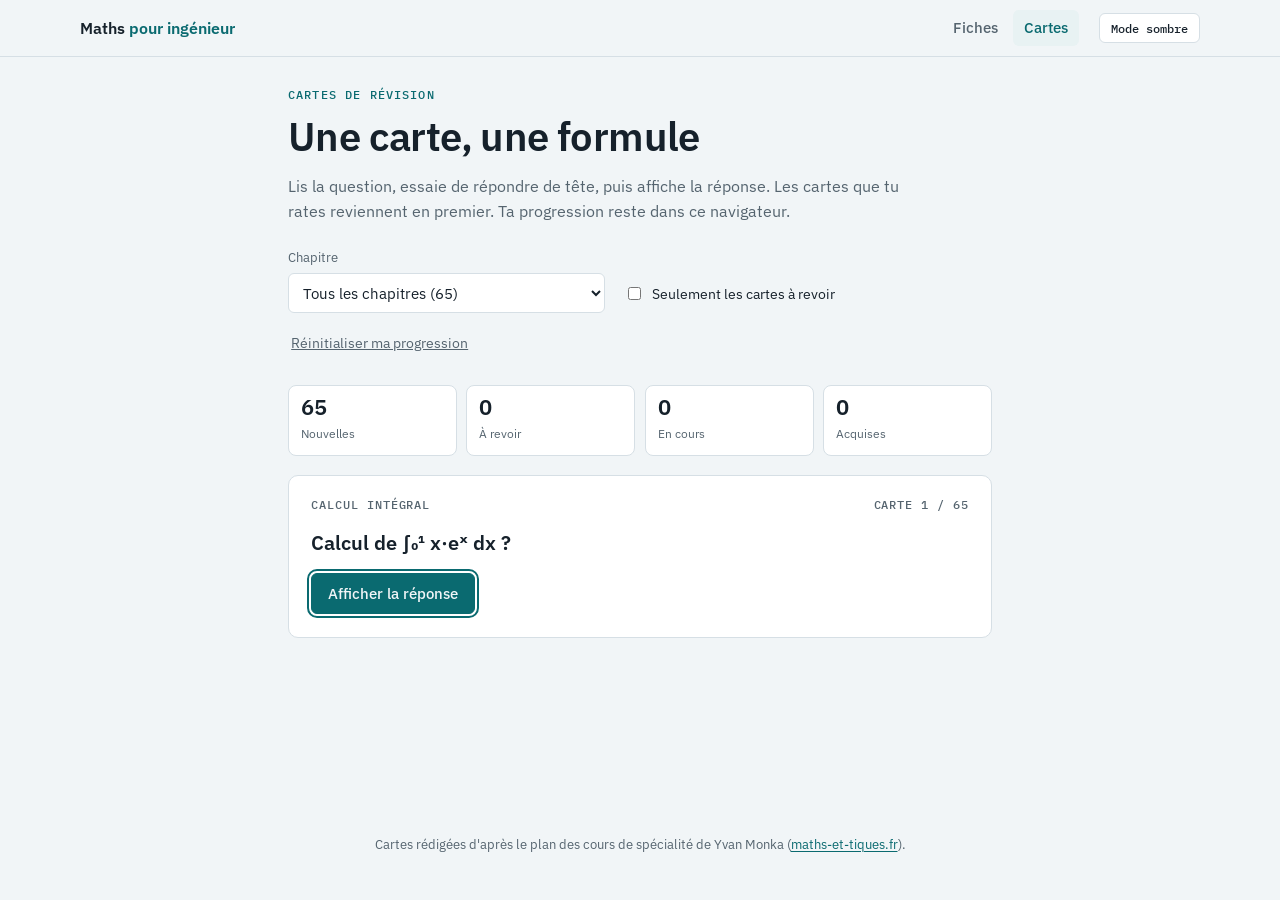
<file: revision.html>
<!doctype html>
<html lang="fr">
<head>
<meta charset="utf-8">
<meta name="viewport" content="width=device-width, initial-scale=1">
<title>Cartes de révision – Maths pour ingénieur</title>
<meta name="description" content="Cartes de révision pour retenir les formules de maths : une question, une réponse, et ta progression enregistrée dans le navigateur.">
<script>try{var t=JSON.parse(localStorage.getItem('mr:theme'));if(t){document.documentElement.setAttribute('data-theme',t)}}catch(e){}</script>
<link rel="preconnect" href="https://fonts.googleapis.com">
<link rel="preconnect" href="https://fonts.gstatic.com" crossorigin>
<link rel="stylesheet" href="https://fonts.googleapis.com/css2?family=IBM+Plex+Mono:wght@400;500&family=IBM+Plex+Sans:wght@400;500;600&family=STIX+Two+Text:ital,wght@0,400;0,600;1,400&display=swap">
<link rel="stylesheet" href="css/style.css">
<script src="js/common.js" defer></script>
<script src="js/cards-data.js" defer></script>
<script src="js/flashcards.js" defer></script>
</head>
<body>
<a class="skip" href="#contenu">Aller au contenu</a>
<header class="top">
  <div class="top-in">
    <a class="brand" href="index.html">Maths <b>pour ingénieur</b></a>
    <nav class="nav" aria-label="Principal">
      <a href="index.html">Fiches</a>
      <a href="revision.html" aria-current="page">Cartes</a>
    </nav>
    <button type="button" class="theme-btn" id="theme">Mode sombre</button>
  </div>
</header>

<main class="fc" id="contenu">
  <p class="eyebrow">Cartes de révision</p>
  <h1>Une carte, une formule</h1>
  <p class="lead">Lis la question, essaie de répondre de tête, puis affiche la réponse. Les cartes que tu rates reviennent en premier. Ta progression reste dans ce navigateur.</p>

  <div class="fc-ctl">
    <div class="fld">
      <label for="chap">Chapitre</label>
      <select id="chap"></select>
    </div>
    <label class="chk" for="only-due"><input type="checkbox" id="only-due"> Seulement les cartes à revoir</label>
    <button type="button" class="link-btn" id="reset">Réinitialiser ma progression</button>
  </div>

  <div class="stats" id="stats" aria-label="État des cartes"></div>
  <div id="stage"></div>
</main>

<p class="site-foot">Cartes rédigées d'après le plan des cours de spécialité de Yvan Monka (<a href="https://www.maths-et-tiques.fr/" target="_blank" rel="noopener">maths-et-tiques.fr</a>).</p>
</body>
</html>
</file>
<file: css/style.css>
/* Maths pour ingénieur : styles du site (fiches et cartes de révision). */
/* Concept : cahier de TD. Une colonne de fiches, formules en serif sur fond teinté, sources Monka en pied de chaque fiche. */
:root {
  --bg: #F1F5F7;
  --surface: #FFFFFF;
  --fg: #16212B;
  --muted: #55646F;
  --line: #D6DFE5;
  --accent: #0A6A70;
  --formula: #E8F2F3;
  --tag: #E2EBEE;
  --sans: 'IBM Plex Sans', system-ui, -apple-system, 'Segoe UI', sans-serif;
  --mono: 'IBM Plex Mono', ui-monospace, 'SFMono-Regular', Menlo, monospace;
  --math: 'STIX Two Text', 'Cambria Math', 'Times New Roman', serif;
}
@media (prefers-color-scheme: dark) {
  :root:not([data-theme="light"]) {
    --bg: #0E1419; --surface: #151D24; --fg: #E3E9EE; --muted: #93A2AE;
    --line: #26323B; --accent: #54C4BD; --formula: #112428; --tag: #1D2A31;
    color-scheme: dark;
  }
}
:root[data-theme="dark"] {
  --bg: #0E1419; --surface: #151D24; --fg: #E3E9EE; --muted: #93A2AE;
  --line: #26323B; --accent: #54C4BD; --formula: #112428; --tag: #1D2A31;
  color-scheme: dark;
}
body { background: var(--bg); color: var(--fg); font: 15px/1.6 var(--sans); }
@media (prefers-reduced-motion: no-preference) { html { scroll-behavior: smooth; } }
a { color: var(--accent); text-underline-offset: 2px; }
a:focus-visible { outline: 2px solid var(--accent); outline-offset: 2px; border-radius: 3px; }
sup, sub { line-height: 0; font-size: 0.72em; }

/* en-tête */
.eyebrow { font: 500 0.72rem/1 var(--mono); letter-spacing: 0.1em; text-transform: uppercase; color: var(--accent); margin: 0 0 0.9rem; }
h1 { font: 600 clamp(1.75rem, 4.5vw, 2.5rem)/1.12 var(--sans); letter-spacing: -0.015em; margin: 0 0 0.9rem; text-wrap: balance; }
.lead { max-width: 62ch; color: var(--muted); margin: 0 0 1.4rem; font-size: 1rem; }
.order { max-width: 66ch; margin: 0 0 1.4rem; padding: 0.9rem 1.1rem; background: var(--surface); border: 1px solid var(--line); border-radius: 8px; }
.order h2 { font: 600 0.8rem/1.2 var(--mono); letter-spacing: 0.08em; text-transform: uppercase; margin: 0 0 0.5rem; color: var(--muted); }
.order ol { margin: 0; padding-left: 1.2rem; display: grid; gap: 0.35rem; }
.res { display: flex; flex-wrap: wrap; gap: 0.6rem; margin: 0 0 2rem; }
.btn { display: inline-block; padding: 0.5rem 0.85rem; background: var(--surface); border: 1px solid var(--line); border-radius: 6px; font-weight: 500; font-size: 0.9rem; text-decoration: none; }
.btn:hover { background: var(--formula); }

/* groupes */
.group { margin-bottom: 2.6rem; }
.group > h2 { font: 600 1.35rem/1.25 var(--sans); margin: 0 0 0.3rem; letter-spacing: -0.005em; }
.group > p { margin: 0 0 1.1rem; color: var(--muted); max-width: 62ch; }

/* fiche */
.fiche { background: var(--surface); border: 1px solid var(--line); border-radius: 8px; padding: 1.1rem 1.25rem 1rem; margin-bottom: 1rem; scroll-margin-top: 1rem; }
.fiche > header { display: flex; flex-wrap: wrap; align-items: baseline; justify-content: space-between; gap: 0.4rem 1rem; margin-bottom: 0.9rem; }
.fiche h3 { font: 600 1.15rem/1.3 var(--sans); margin: 0; }
.lvl { font: 500 0.68rem/1 var(--mono); letter-spacing: 0.08em; text-transform: uppercase; background: var(--tag); color: var(--muted); padding: 0.28rem 0.5rem; border-radius: 4px; white-space: nowrap; }
.cols { display: grid; grid-template-columns: minmax(0, 1.75fr) minmax(0, 1fr); gap: 1.1rem 1.5rem; align-items: start; }
.cols h4 { font: 500 0.7rem/1 var(--mono); letter-spacing: 0.1em; text-transform: uppercase; color: var(--muted); margin: 0 0 0.5rem; }
ul.f { list-style: none; margin: 0; padding: 0; background: var(--formula); border-radius: 6px; }
ul.f li { display: grid; grid-template-columns: minmax(6.5rem, 31%) minmax(0, 1fr); gap: 0.15rem 0.9rem; padding: 0.5rem 0.75rem; align-items: baseline; }
ul.f li + li { border-top: 1px solid var(--line); }
.lbl { font-size: 0.82rem; color: var(--muted); line-height: 1.35; }
.m { font-family: var(--math); font-size: 1.1rem; line-height: 1.5; overflow-wrap: anywhere; }
.m i { font-style: italic; }
.ov { text-decoration: overline; }
ul.r { margin: 0; padding-left: 1.1rem; display: grid; gap: 0.45rem; font-size: 0.92rem; }
ul.r li::marker { color: var(--accent); }
pre { margin: 0.75rem 0 0; padding: 0.7rem 0.85rem; background: var(--formula); border-radius: 6px; font: 400 0.8rem/1.55 var(--mono); overflow-x: auto; }
.tbl { overflow-x: auto; margin-top: 0.7rem; }
table { border-collapse: collapse; font-family: var(--math); font-size: 1.02rem; min-width: 100%; }
th, td { border: 1px solid var(--line); padding: 0.3rem 0.65rem; text-align: center; white-space: nowrap; }
th { background: var(--formula); font-weight: 600; }
.src { display: flex; flex-wrap: wrap; gap: 0.3rem 1rem; align-items: baseline; margin: 1rem 0 0; padding-top: 0.75rem; border-top: 1px solid var(--line); font-size: 0.86rem; }
.src span { font: 500 0.68rem/1 var(--mono); letter-spacing: 0.08em; text-transform: uppercase; color: var(--muted); }

.foot { margin-top: 2.4rem; padding-top: 1.1rem; border-top: 1px solid var(--line); color: var(--muted); font-size: 0.85rem; max-width: 66ch; }

@media (max-width: 760px) {
  .cols { grid-template-columns: minmax(0, 1fr); }
}
@media (max-width: 520px) {
  .fiche { padding-inline: 0.9rem; }
  ul.f li { grid-template-columns: minmax(0, 1fr); }
}

/* ============ Base du site ============ */
:root { color-scheme: light; }
*, *::before, *::after { box-sizing: border-box; }
html { -webkit-text-size-adjust: 100%; }
body { margin: 0; min-height: 100vh; display: flex; flex-direction: column; }
img { max-width: 100%; }
[hidden] { display: none !important; }
code { font-family: var(--mono); font-size: 0.86em; background: var(--tag); padding: 0.05em 0.3em; border-radius: 3px; }
.sr { position: absolute; width: 1px; height: 1px; overflow: hidden; clip: rect(0 0 0 0); white-space: nowrap; }
.skip { position: absolute; left: 0.5rem; top: -4rem; z-index: 30; padding: 0.5rem 0.8rem; border-radius: 6px; background: var(--accent); color: var(--bg); }
.skip:focus { top: 0.5rem; }
button:focus-visible, input:focus-visible, select:focus-visible, summary:focus-visible,
.nav a:focus-visible, .brand:focus-visible, .side a:focus-visible { outline: 2px solid var(--accent); outline-offset: 2px; }

/* ============ En-tête ============ */
.top { position: sticky; top: 0; z-index: 10; background: var(--bg); border-bottom: 1px solid var(--line); }
.top-in { max-width: 72rem; margin-inline: auto; padding: 0.6rem 1rem; display: flex; align-items: center; flex-wrap: wrap; gap: 0.5rem 1.2rem; }
.brand { margin-right: auto; font: 600 1rem/1 var(--sans); color: var(--fg); text-decoration: none; }
.brand b { font-weight: 600; color: var(--accent); }
.nav { display: flex; gap: 0.25rem; }
.nav a { padding: 0.4rem 0.7rem; border-radius: 6px; font-weight: 500; font-size: 0.92rem; color: var(--muted); text-decoration: none; }
.nav a:hover { color: var(--fg); background: var(--tag); }
.nav a[aria-current="page"] { color: var(--accent); background: var(--formula); }
.theme-btn { font: 500 0.78rem/1 var(--mono); padding: 0.5rem 0.7rem; border: 1px solid var(--line); border-radius: 6px; background: var(--surface); color: var(--fg); cursor: pointer; }
.theme-btn:hover { background: var(--formula); }

/* ============ Mise en page des fiches ============ */
.layout { flex: 1; width: 100%; max-width: 72rem; margin-inline: auto; padding-inline: 1rem; padding-block: 2rem 3rem; display: grid; grid-template-columns: 14.5rem minmax(0, 1fr); gap: 2.5rem; align-items: start; }
.layout > main { min-width: 0; }
.side { position: sticky; top: 4.6rem; max-height: calc(100vh - 5.6rem); overflow-y: auto; font-size: 0.9rem; }
.side summary { padding: 0.4rem 0; font: 500 0.72rem/1 var(--mono); letter-spacing: 0.1em; text-transform: uppercase; color: var(--muted); cursor: pointer; }
.side-g { margin-top: 0.9rem; }
.side-t { margin: 0 0 0.3rem; font: 500 0.7rem/1.2 var(--mono); letter-spacing: 0.08em; text-transform: uppercase; color: var(--muted); }
.side ul { list-style: none; margin: 0; padding: 0; }
.side a { display: flex; gap: 0.55rem; align-items: baseline; padding: 0.28rem 0.5rem; border-radius: 5px; color: var(--fg); text-decoration: none; }
.side a::before { content: ""; flex: none; width: 0.55rem; height: 0.55rem; border-radius: 50%; border: 1.5px solid var(--muted); }
.side a.is-done::before { background: var(--accent); border-color: var(--accent); }
.side a:hover { background: var(--tag); }
.side a[aria-current="true"] { background: var(--formula); color: var(--accent); }

.res { margin-bottom: 1.4rem; }
.tools { display: grid; gap: 0.9rem; margin-bottom: 2rem; padding: 1rem 1.1rem; background: var(--surface); border: 1px solid var(--line); border-radius: 8px; }
.search { display: flex; align-items: center; gap: 0.6rem; }
.search input { flex: 1; min-width: 0; font: inherit; padding: 0.55rem 0.75rem; border: 1px solid var(--line); border-radius: 6px; background: var(--bg); color: var(--fg); }
.hint { flex: none; font: 500 0.78rem/1 var(--mono); padding: 0.3rem 0.45rem; border: 1px solid var(--line); border-radius: 4px; color: var(--muted); }
.chips { display: flex; flex-wrap: wrap; gap: 0.4rem; }
.chip { font: 500 0.82rem/1 var(--sans); padding: 0.45rem 0.8rem; border: 1px solid var(--line); border-radius: 999px; background: var(--bg); color: var(--fg); cursor: pointer; }
.chip:hover { background: var(--formula); }
.chip[aria-pressed="true"] { background: var(--accent); border-color: var(--accent); color: var(--bg); }
.prog { display: grid; gap: 0.4rem; }
.prog-txt { display: flex; flex-wrap: wrap; justify-content: space-between; gap: 0.2rem 1rem; font-size: 0.86rem; color: var(--muted); }
.bar { height: 0.45rem; border-radius: 99px; background: var(--tag); overflow: hidden; }
.bar > i { display: block; width: 0; height: 100%; background: var(--accent); transition: width 0.25s; }

.fiche > header { align-items: center; }
.hd-r { display: flex; flex-wrap: wrap; align-items: center; gap: 0.6rem; }
.done { font: 500 0.8rem/1 var(--sans); padding: 0.45rem 0.7rem; border: 1px solid var(--line); border-radius: 6px; background: var(--bg); color: var(--fg); cursor: pointer; }
.done:hover { background: var(--formula); }
.done[aria-pressed="true"] { background: var(--formula); border-color: var(--accent); color: var(--accent); }
.fiche.is-done { border-color: var(--accent); }

.todo { margin-top: 2.4rem; padding: 1.1rem 1.25rem; border: 1px dashed var(--line); border-radius: 8px; }
.todo h2 { margin: 0 0 0.4rem; font: 600 1.15rem/1.3 var(--sans); }
.todo p { margin: 0; color: var(--muted); max-width: 62ch; }
.todo ul { margin: 0.8rem 0 0; padding-left: 1.1rem; display: grid; gap: 0.35rem; font-size: 0.93rem; }
.todo li::marker { color: var(--accent); }

/* ============ Cartes de révision ============ */
.fc { flex: 1; width: 100%; max-width: 46rem; margin-inline: auto; padding-inline: 1rem; padding-block: 2rem 3rem; }
.fc-ctl { display: flex; flex-wrap: wrap; align-items: end; gap: 0.7rem 1.2rem; margin: 1.4rem 0; }
.fld { display: grid; gap: 0.3rem; min-width: 0; font-size: 0.82rem; color: var(--muted); }
.fld select { max-width: 100%; font: inherit; font-size: 0.95rem; padding: 0.5rem 0.6rem; border: 1px solid var(--line); border-radius: 6px; background: var(--surface); color: var(--fg); }
.chk { display: flex; align-items: center; gap: 0.5rem; padding-block: 0.5rem; font-size: 0.9rem; }
.link-btn { font: inherit; font-size: 0.86rem; padding: 0.5rem 0.2rem; border: 0; background: none; color: var(--muted); text-decoration: underline; cursor: pointer; }
.stats { display: grid; grid-template-columns: repeat(4, minmax(0, 1fr)); gap: 0.6rem; margin-bottom: 1.2rem; }
.stat { padding: 0.6rem 0.75rem; background: var(--surface); border: 1px solid var(--line); border-radius: 8px; }
.stat b { display: block; font: 600 1.35rem/1.2 var(--sans); font-variant-numeric: tabular-nums; }
.stat span { font-size: 0.78rem; color: var(--muted); }
.card { display: grid; gap: 1rem; padding: 1.4rem; background: var(--surface); border: 1px solid var(--line); border-radius: 10px; }
.card-meta { display: flex; flex-wrap: wrap; justify-content: space-between; gap: 0.3rem 1rem; font: 500 0.72rem/1.3 var(--mono); letter-spacing: 0.08em; text-transform: uppercase; color: var(--muted); }
.card-q { margin: 0; font: 600 1.25rem/1.4 var(--sans); text-wrap: balance; }
.card-a { padding: 0.9rem 1rem; background: var(--formula); border-radius: 6px; font-family: var(--math); font-size: 1.15rem; line-height: 1.6; overflow-wrap: anywhere; }
.card-a p { margin: 0; }
.acts { display: flex; flex-wrap: wrap; gap: 0.6rem; }
.btn-p, .btn-s { font: 500 0.95rem/1 var(--sans); padding: 0.75rem 1rem; border: 1px solid var(--accent); border-radius: 6px; cursor: pointer; }
.btn-p { background: var(--accent); color: var(--bg); }
.btn-s { background: var(--surface); color: var(--accent); }
.btn-p:focus-visible, .btn-s:focus-visible, .link-btn:focus-visible, .chip:focus-visible, .done:focus-visible, .theme-btn:focus-visible { outline: 2px solid var(--accent); outline-offset: 2px; }
.kbd { margin-left: 0.4rem; font-family: var(--mono); font-size: 0.75rem; opacity: 0.75; }
.end { padding: 2rem 1rem; text-align: center; background: var(--surface); border: 1px solid var(--line); border-radius: 10px; }
.end h2 { margin: 0 0 0.4rem; font: 600 1.3rem/1.3 var(--sans); }
.end p { margin: 0 0 1.1rem; color: var(--muted); }
.card-link { font-size: 0.86rem; }

.site-foot { padding: 1.2rem 1rem 2rem; text-align: center; font-size: 0.82rem; color: var(--muted); }

@media (max-width: 900px) {
  .layout { grid-template-columns: minmax(0, 1fr); gap: 1.2rem; padding-block: 1.2rem 2.5rem; }
  .side { position: static; max-height: none; padding: 0.4rem 0.9rem 0.6rem; background: var(--surface); border: 1px solid var(--line); border-radius: 8px; }
}
@media (max-width: 520px) {
  .stats { grid-template-columns: repeat(2, minmax(0, 1fr)); }
  .card { padding: 1.1rem; }
  .hint { display: none; }
}
@media (prefers-reduced-motion: reduce) {
  .bar > i { transition: none; }
  html { scroll-behavior: auto; }
}
</file>
